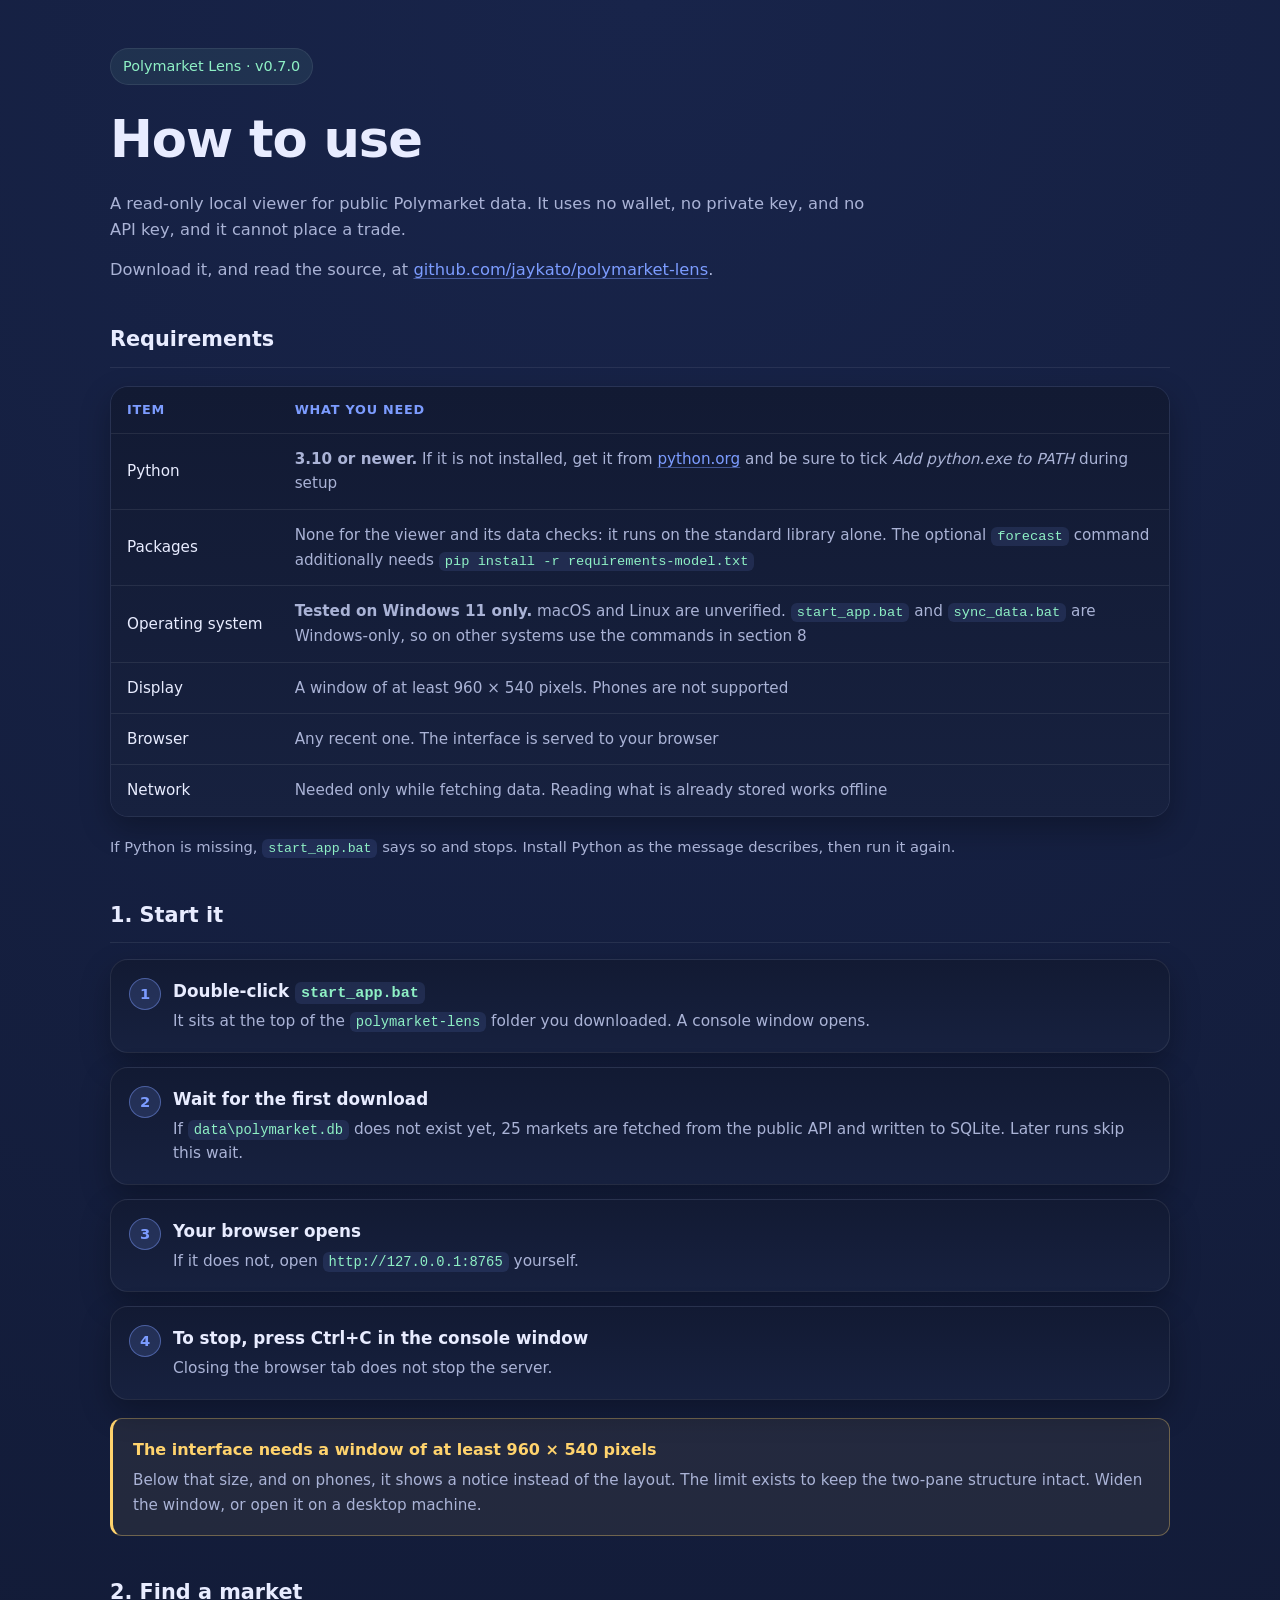
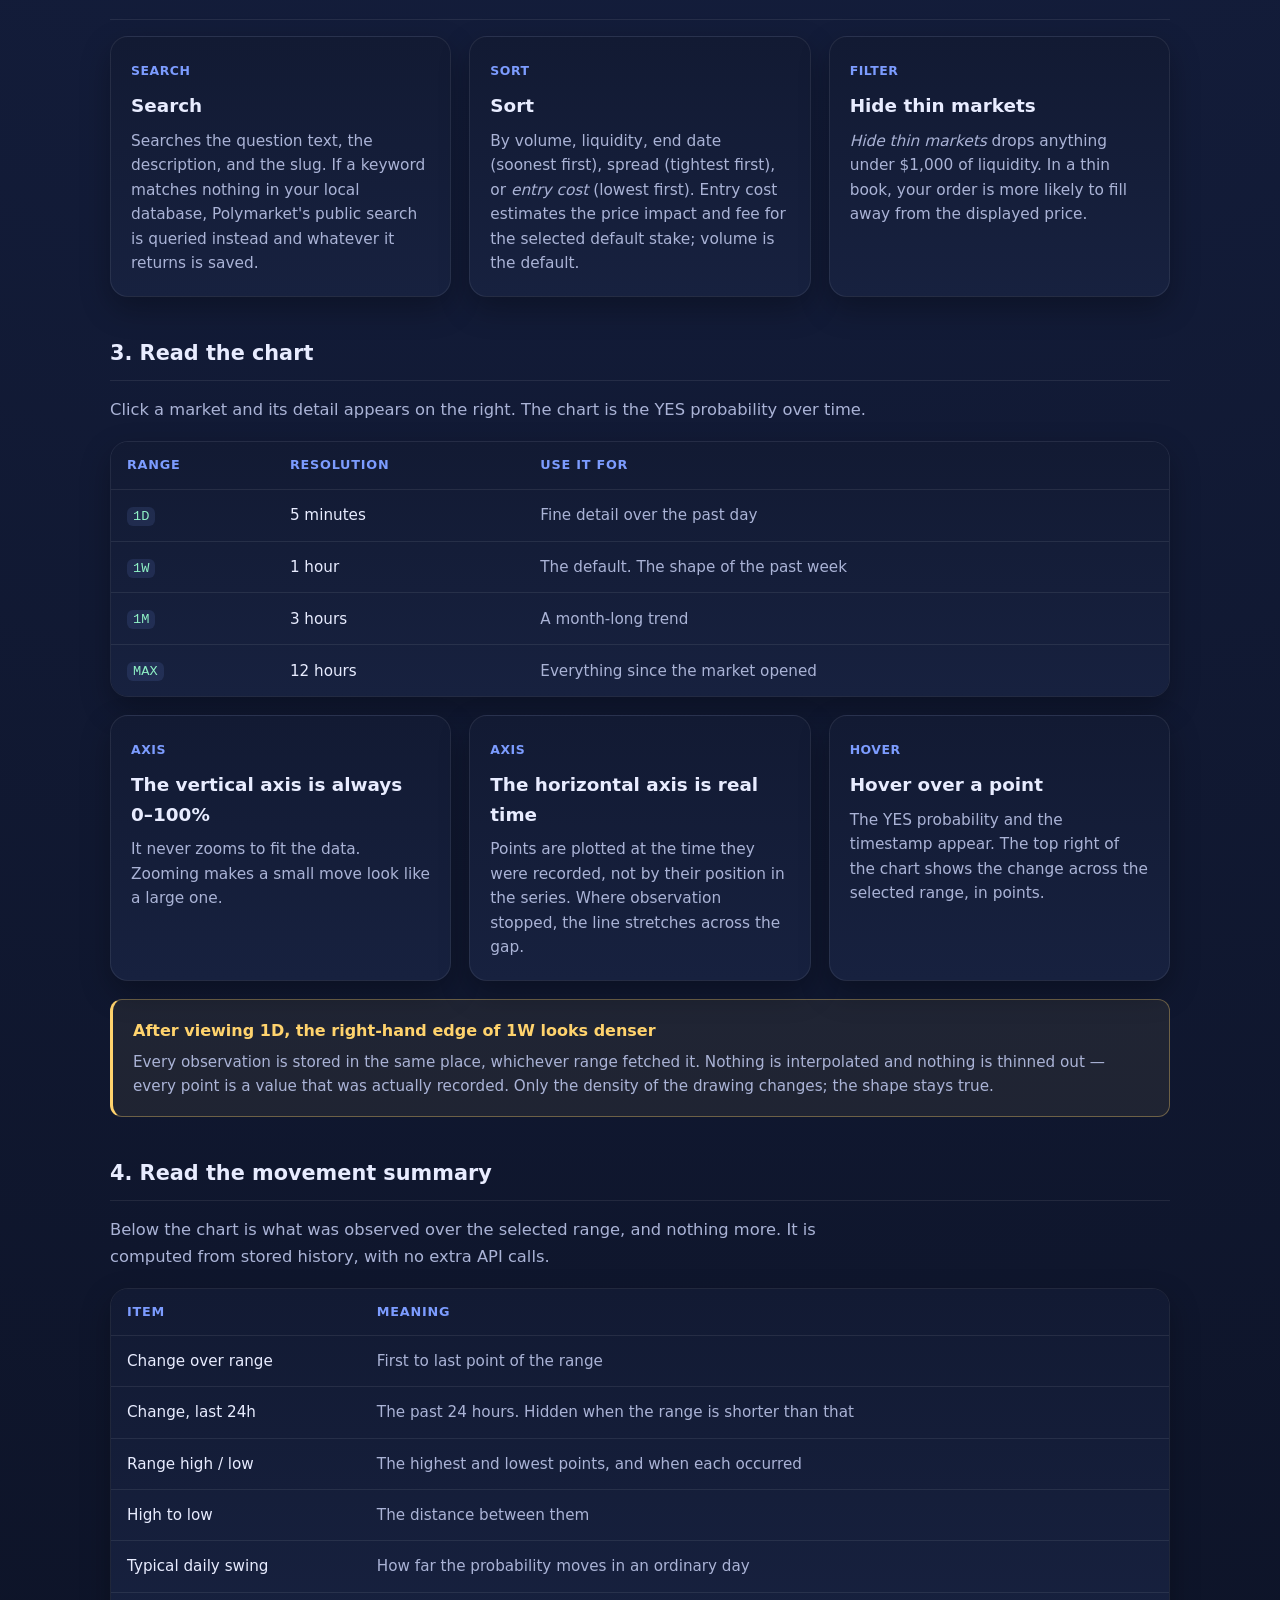
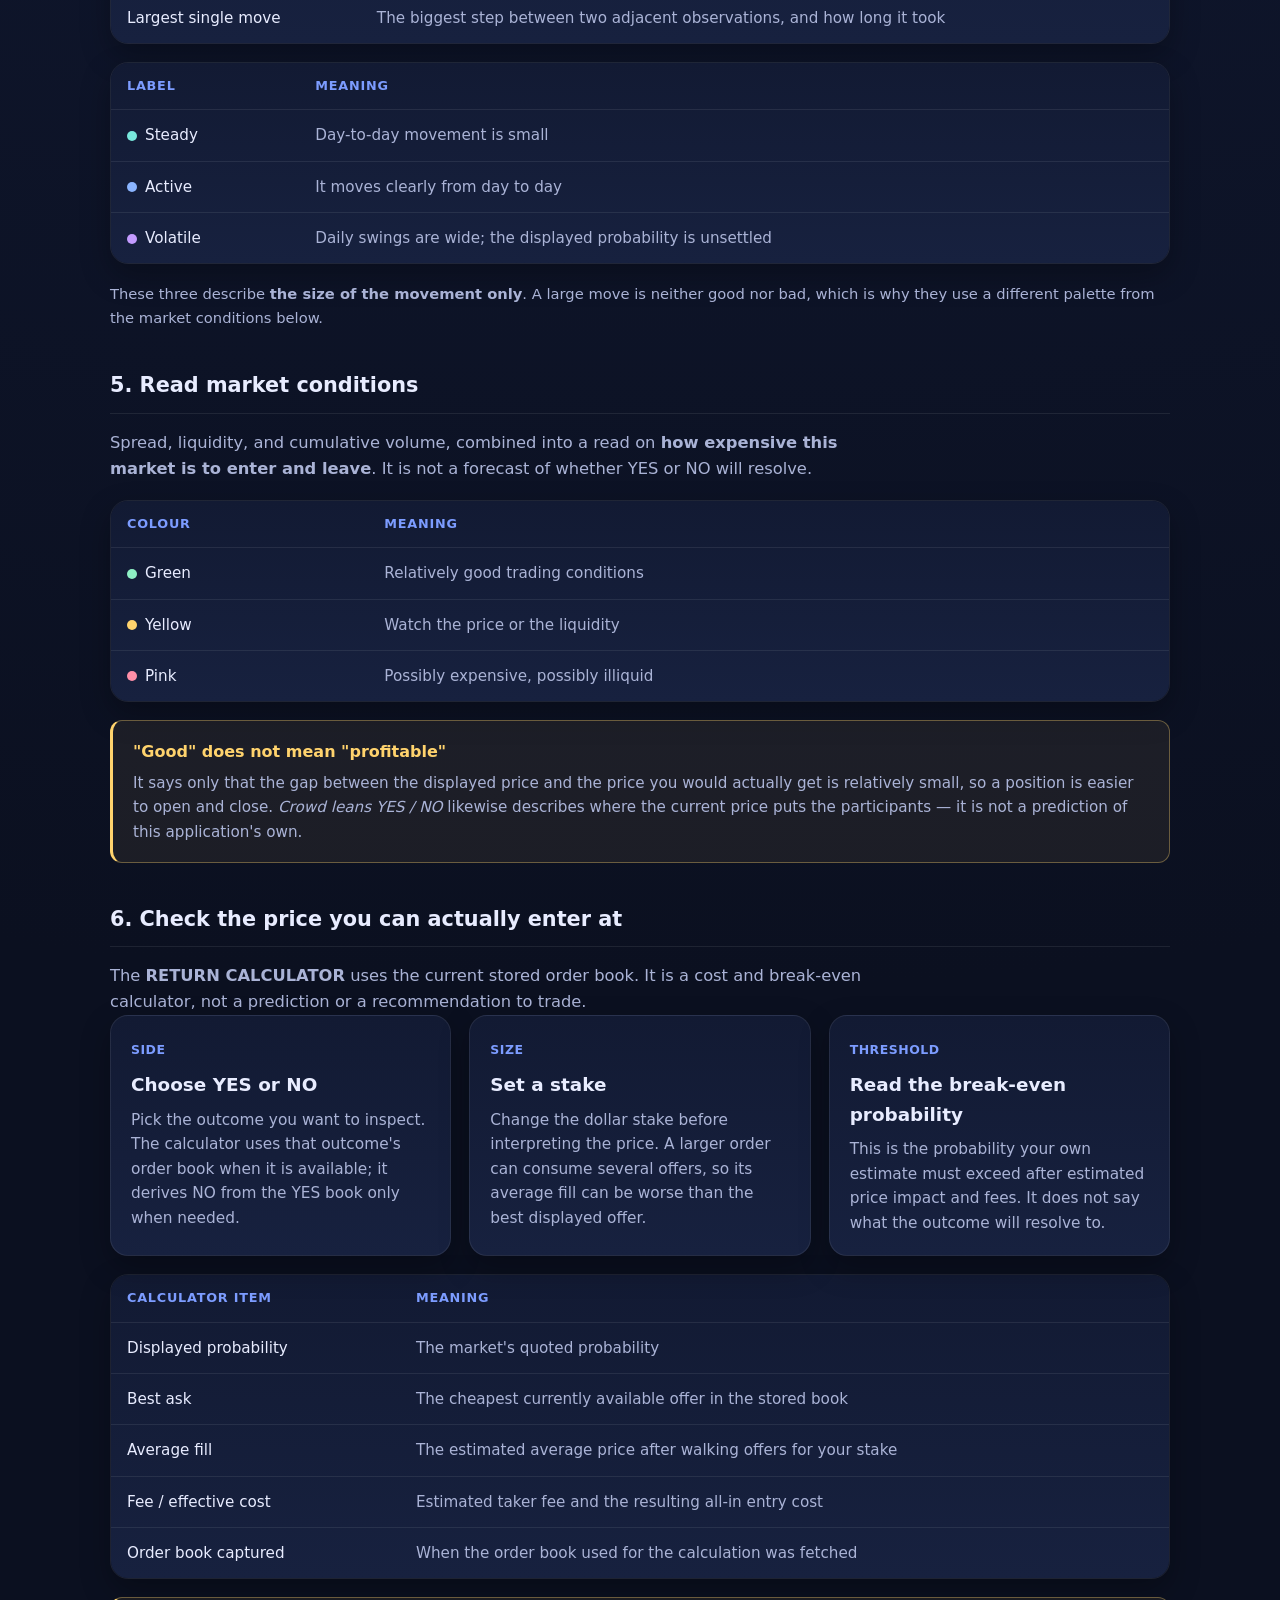
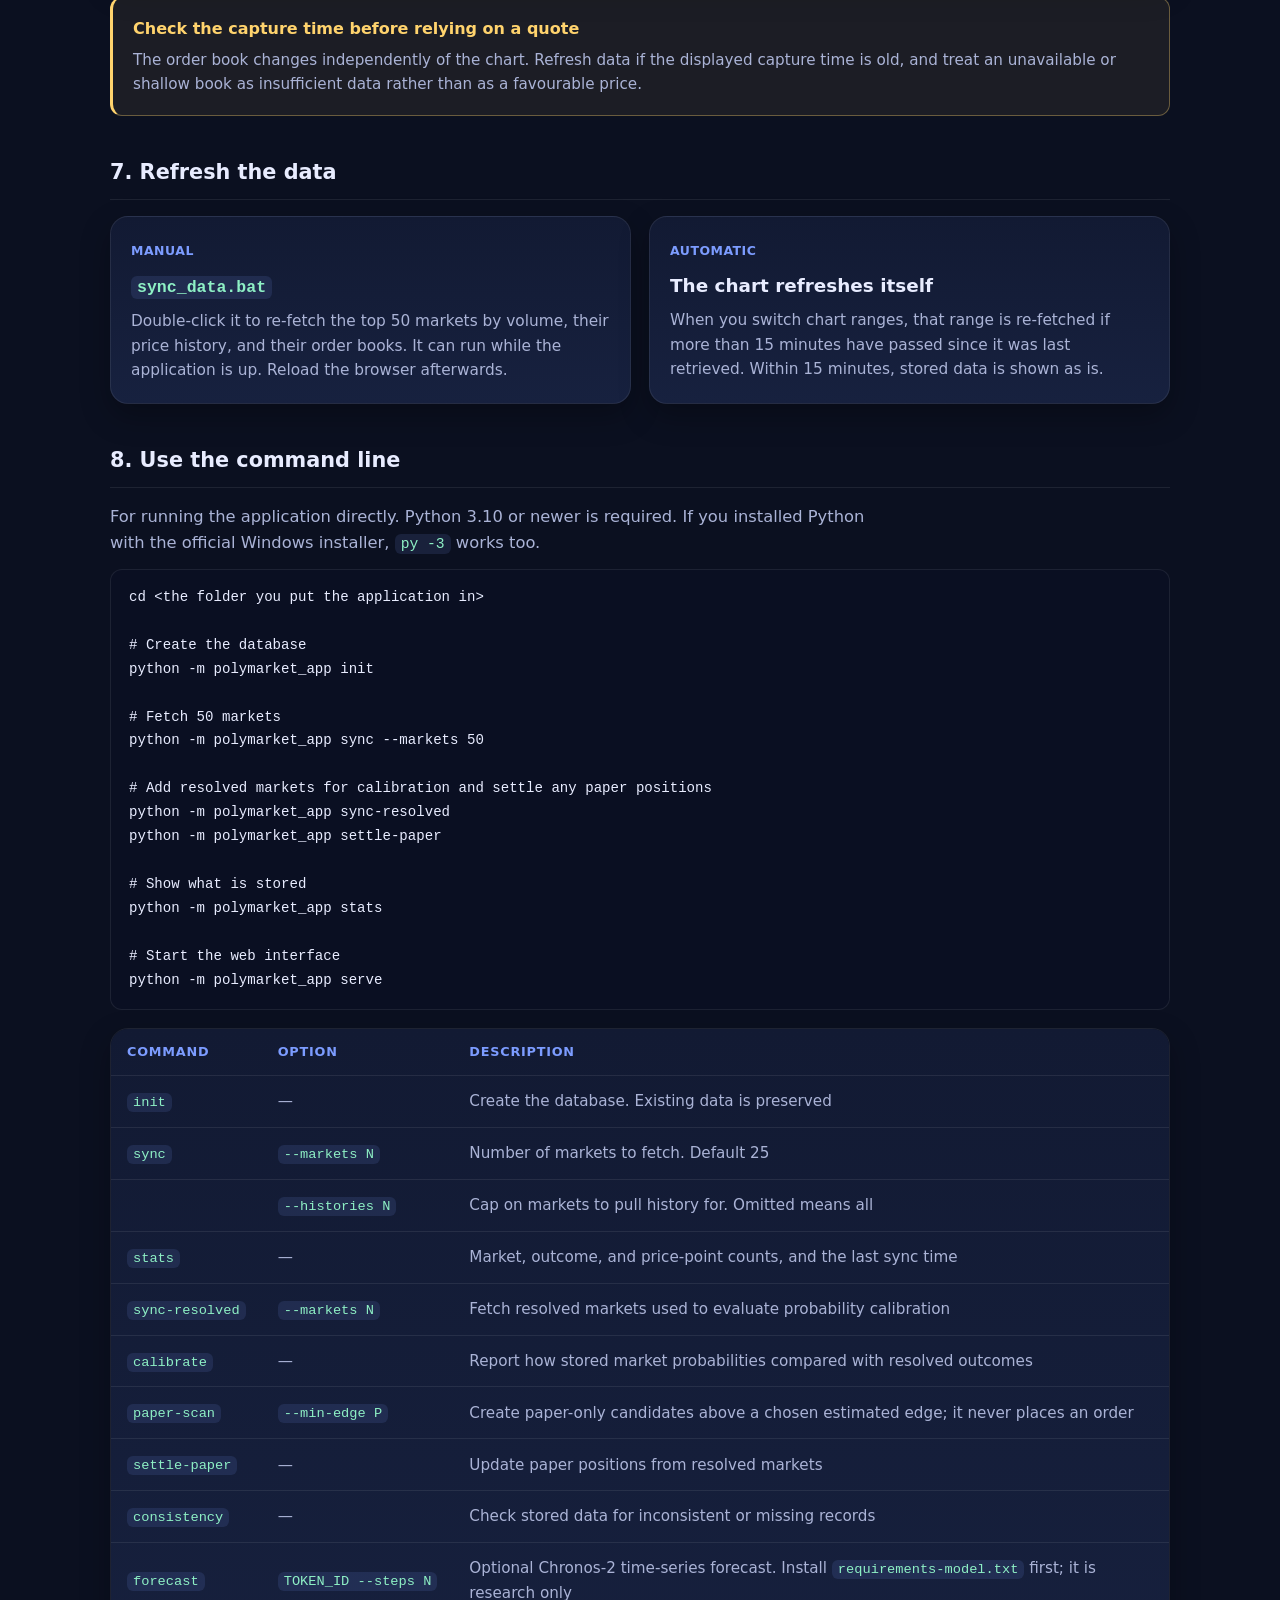
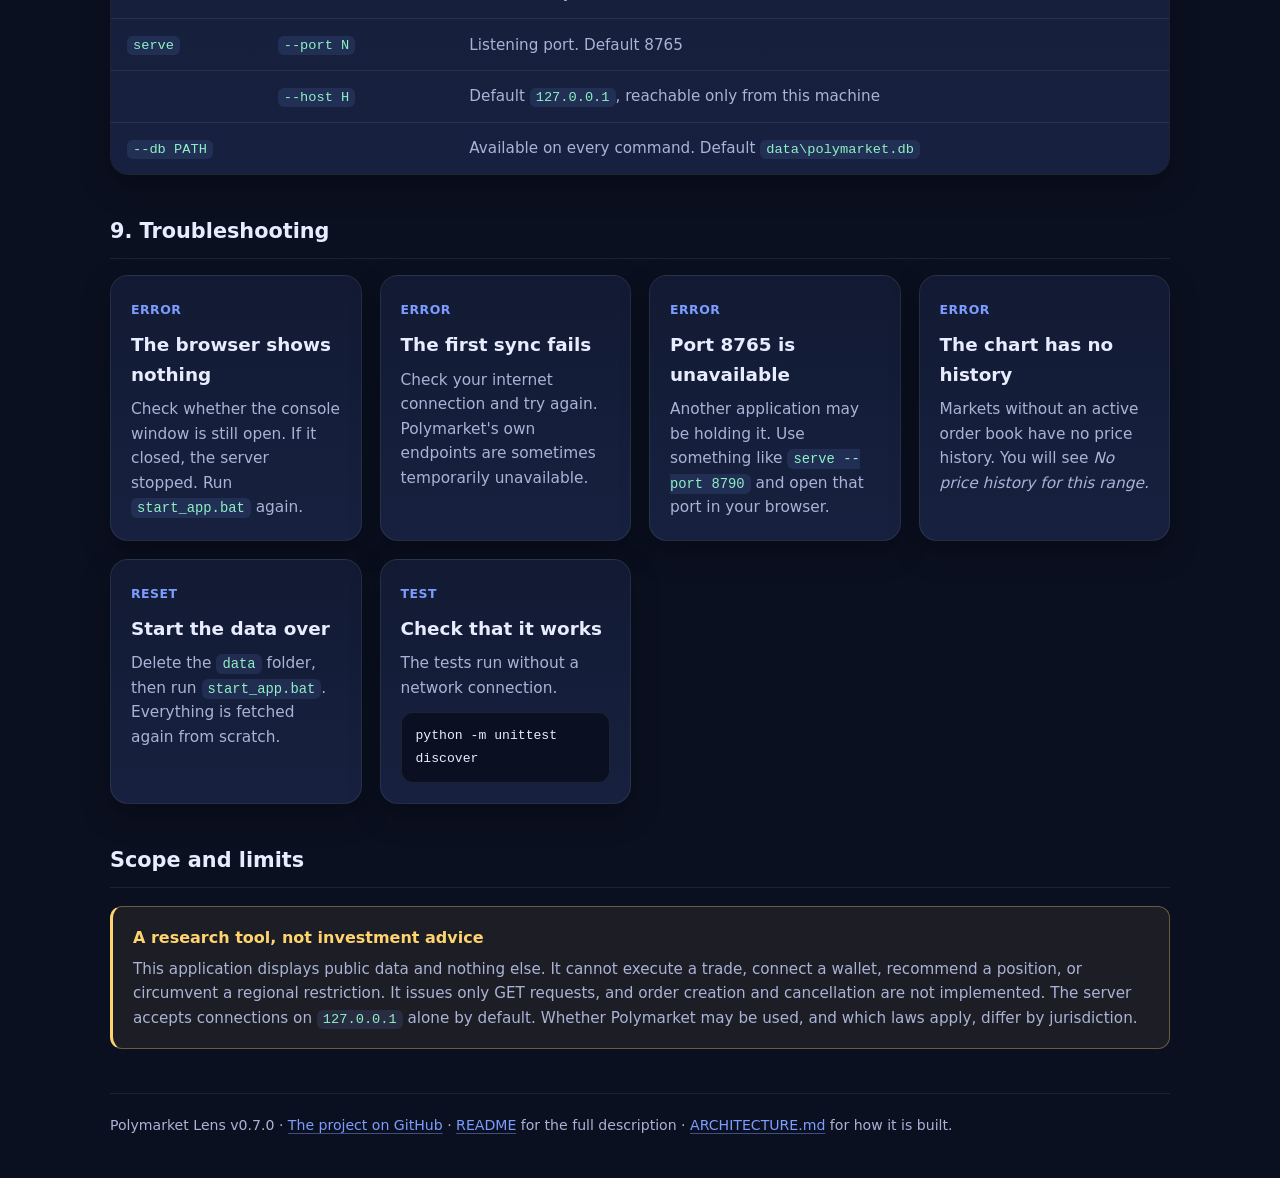
<file: docs/index.html>
<!doctype html>
<html lang="en">
<head>
  <meta charset="UTF-8" />
  <meta name="viewport" content="width=device-width, initial-scale=1.0" />
  <title>Polymarket Lens</title>
  <link rel="canonical" href="https://jaykato.github.io/polymarket-lens/how_to_start.html" />
  <meta http-equiv="refresh" content="0; url=how_to_start.html" />
  <style>
    body {
      margin: 0;
      min-height: 100vh;
      display: flex;
      align-items: center;
      justify-content: center;
      font-family: system-ui, -apple-system, BlinkMacSystemFont, "Segoe UI", sans-serif;
      background: radial-gradient(circle at top, #18244a 0%, #0b1020 55%);
      color: #e8ecff;
      line-height: 1.6;
    }

    p {
      margin: 0;
      padding: 24px;
      text-align: center;
    }

    a {
      color: #7c9cff;
      text-decoration-color: rgba(124, 156, 255, 0.45);
      text-underline-offset: 3px;
    }

    a:visited {
      color: #7c9cff;
    }

    a:hover,
    a:focus-visible {
      color: #8ef0c5;
      text-decoration-color: #8ef0c5;
    }
  </style>
</head>
<body>
  <p>
    Redirecting to the <a href="how_to_start.html">Polymarket Lens usage guide</a>.
  </p>
</body>
</html>
</file>
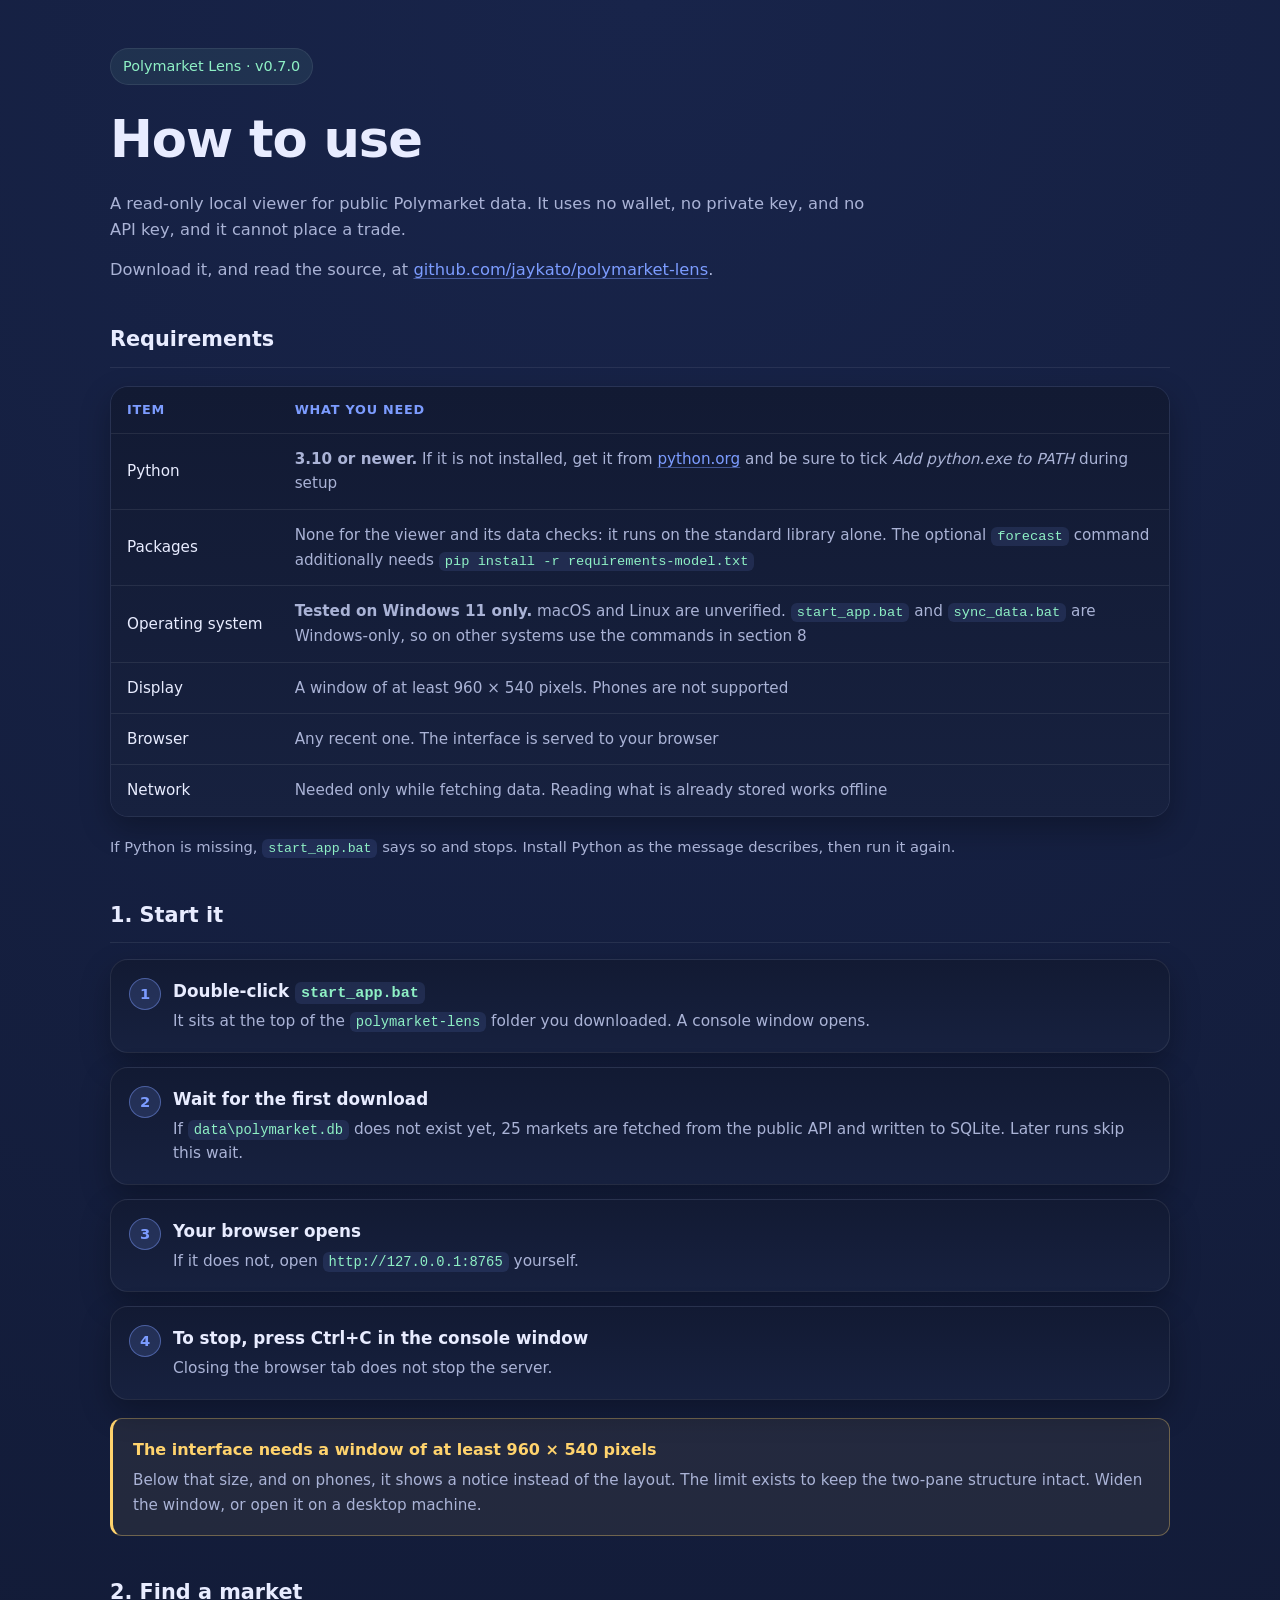
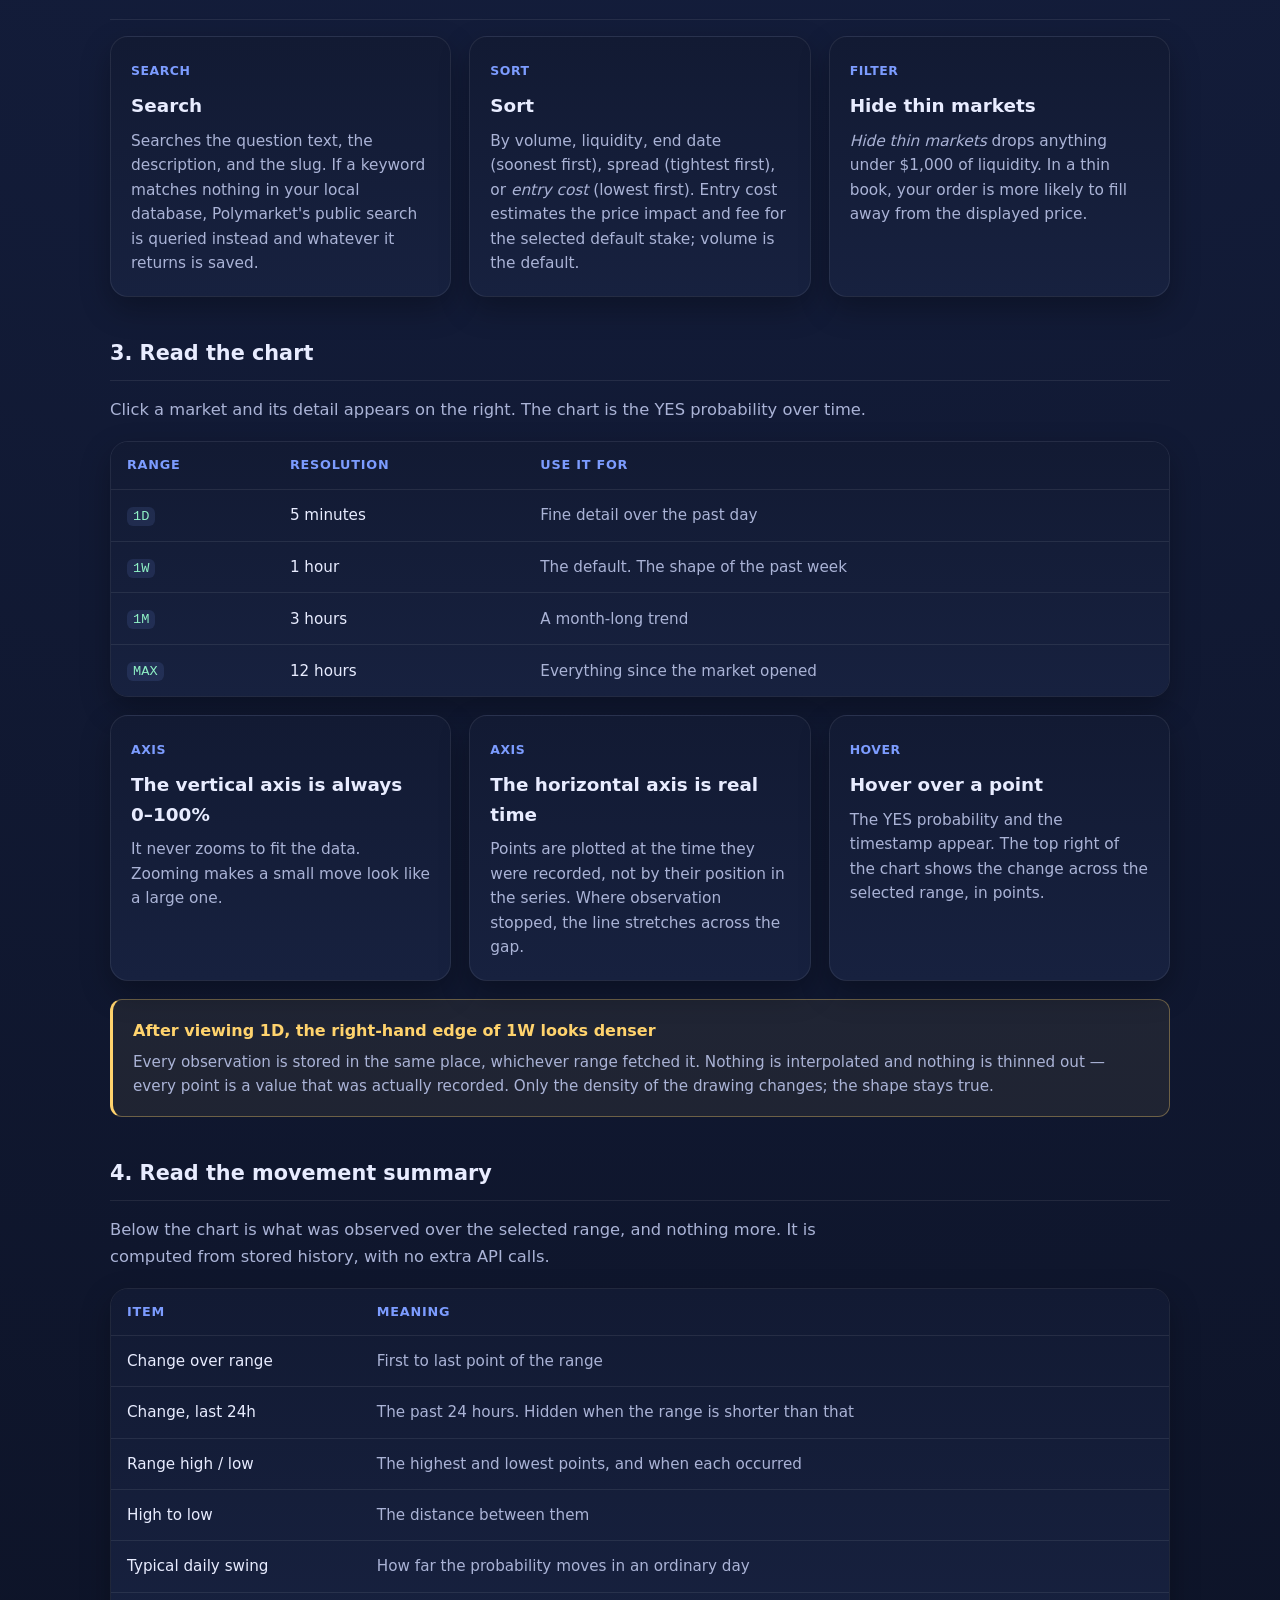
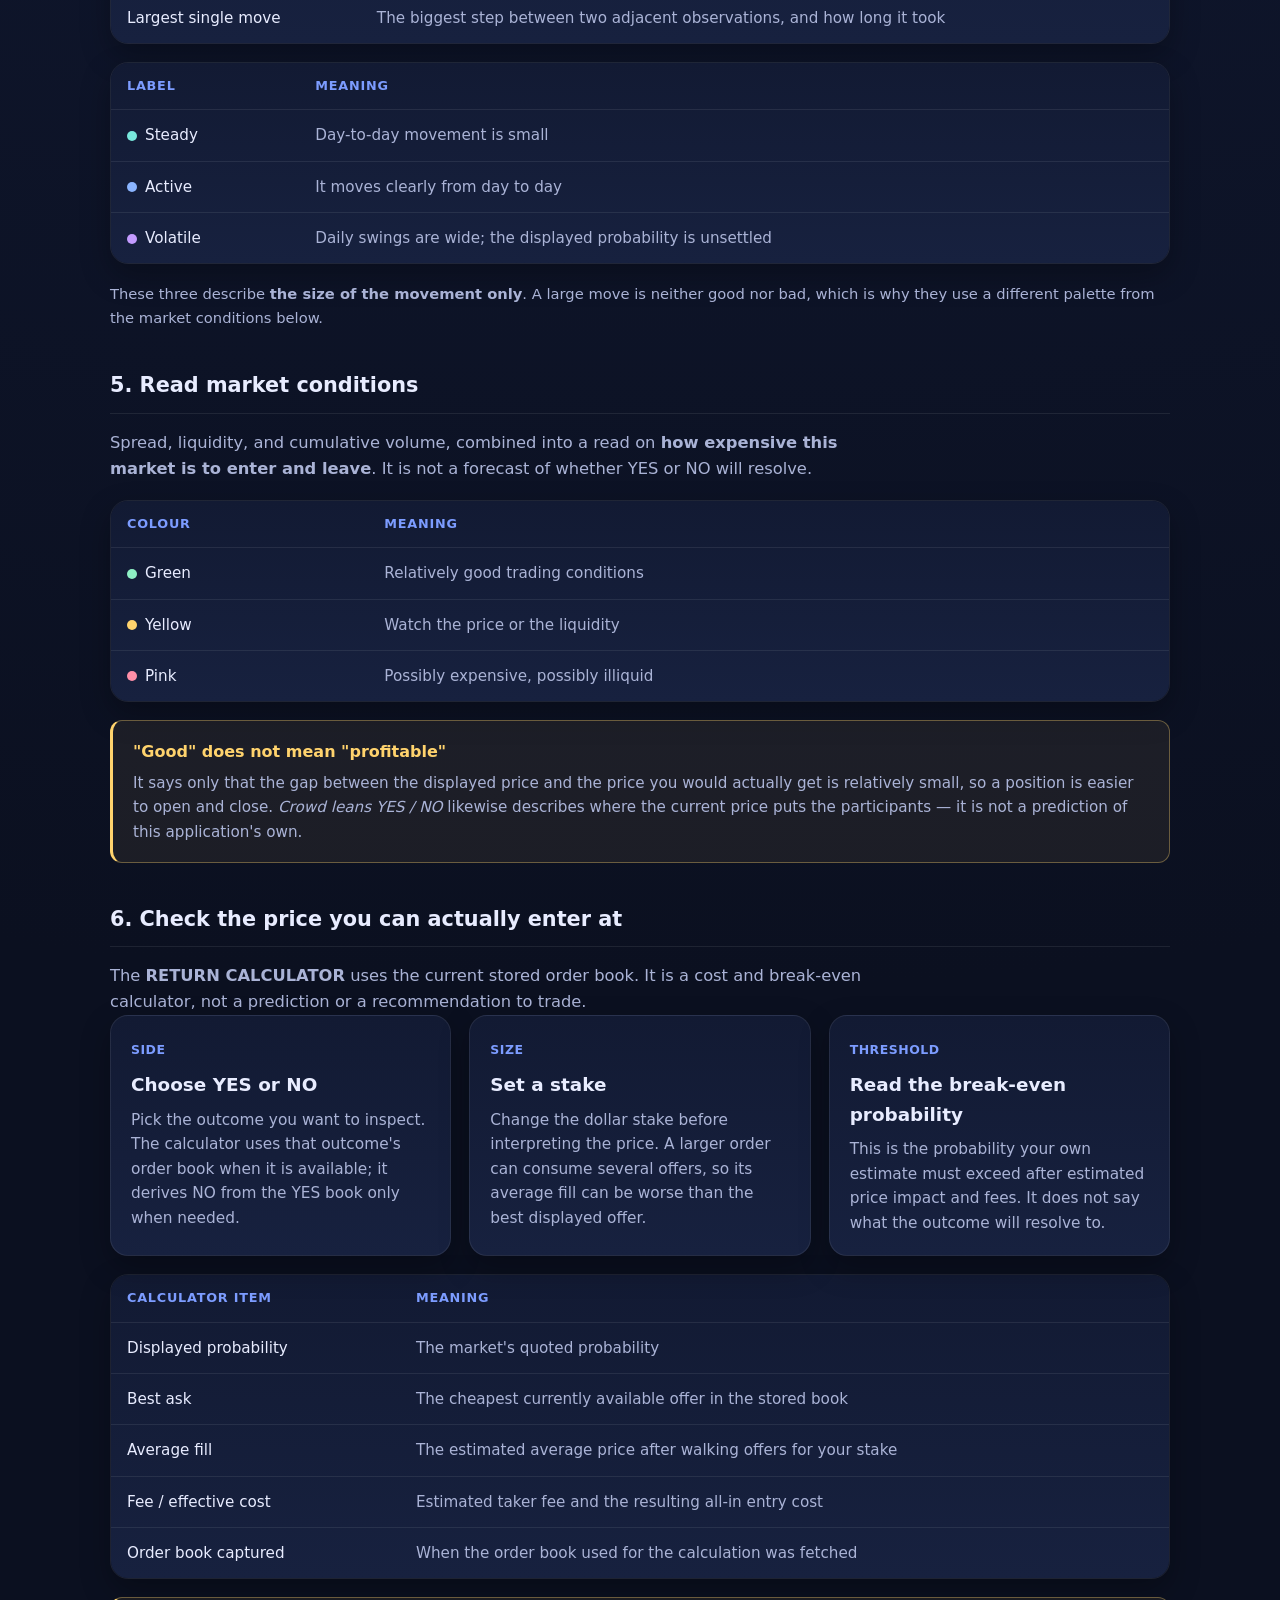
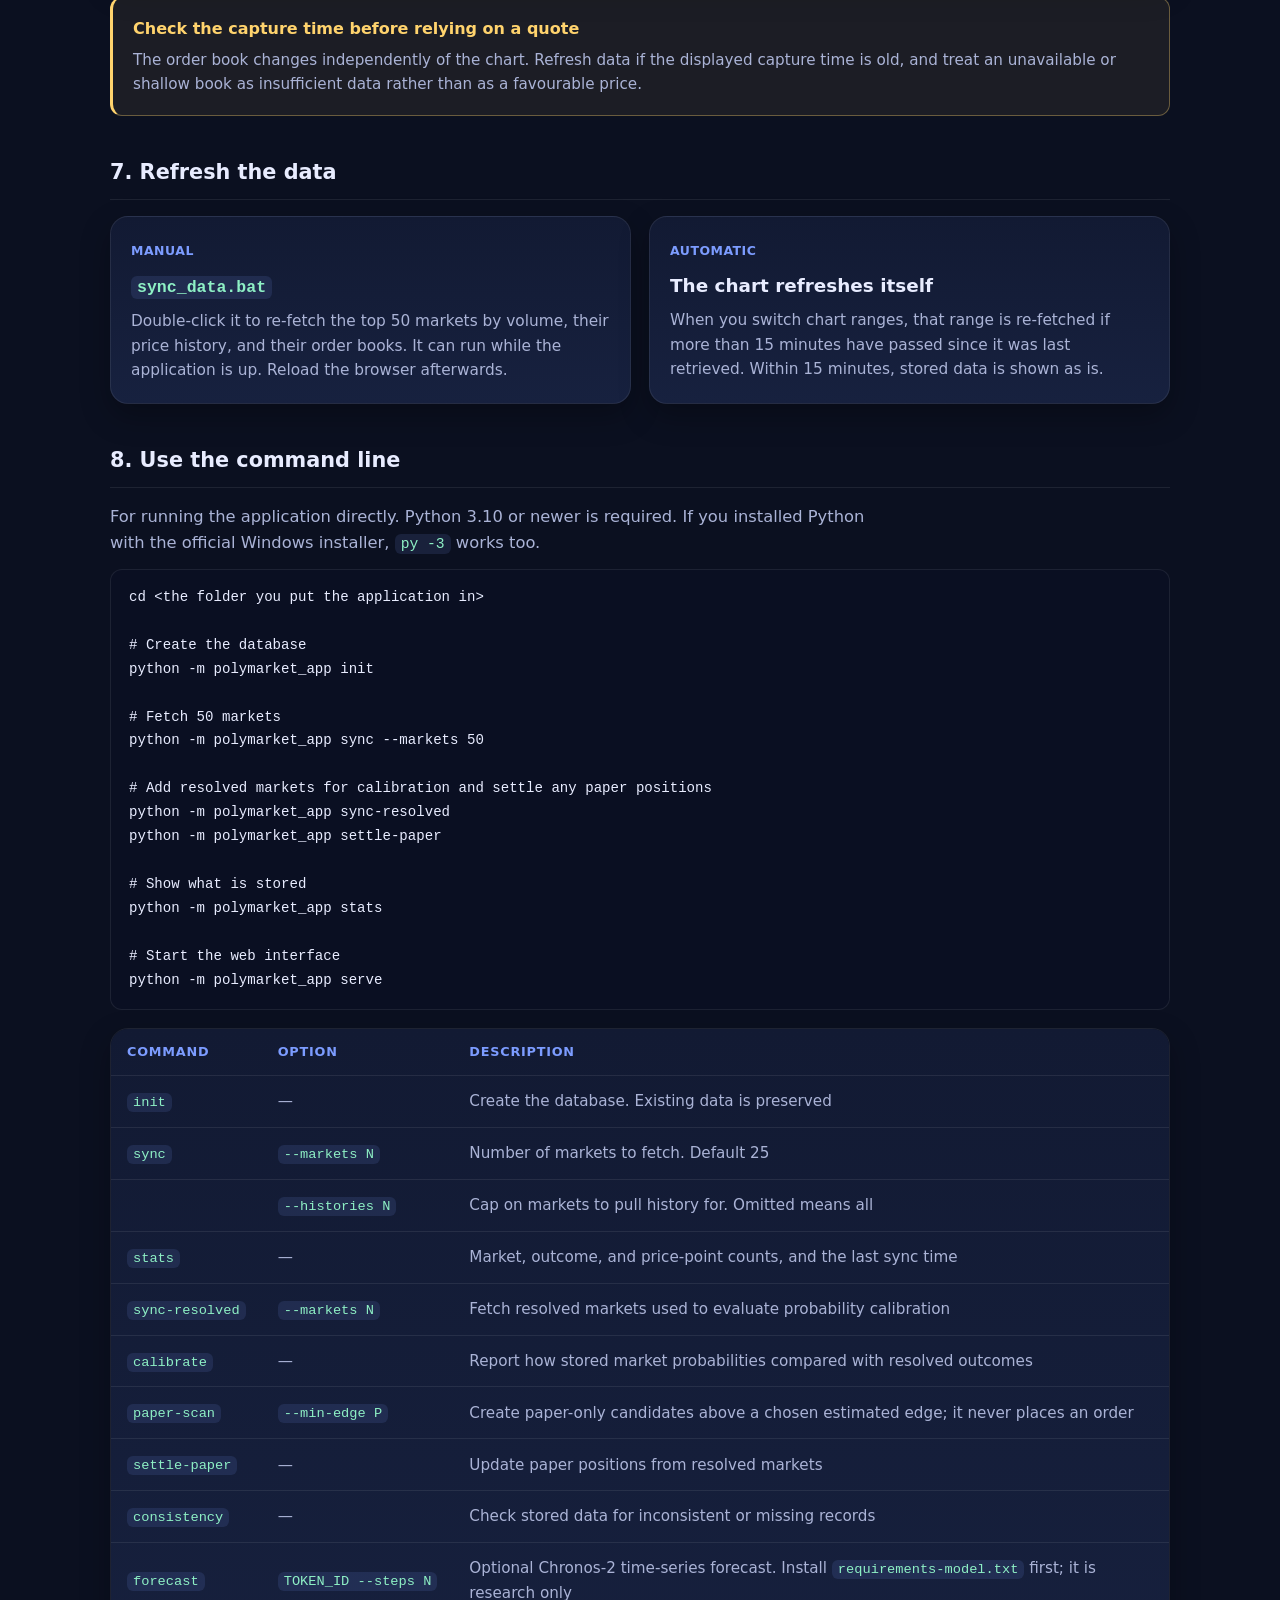
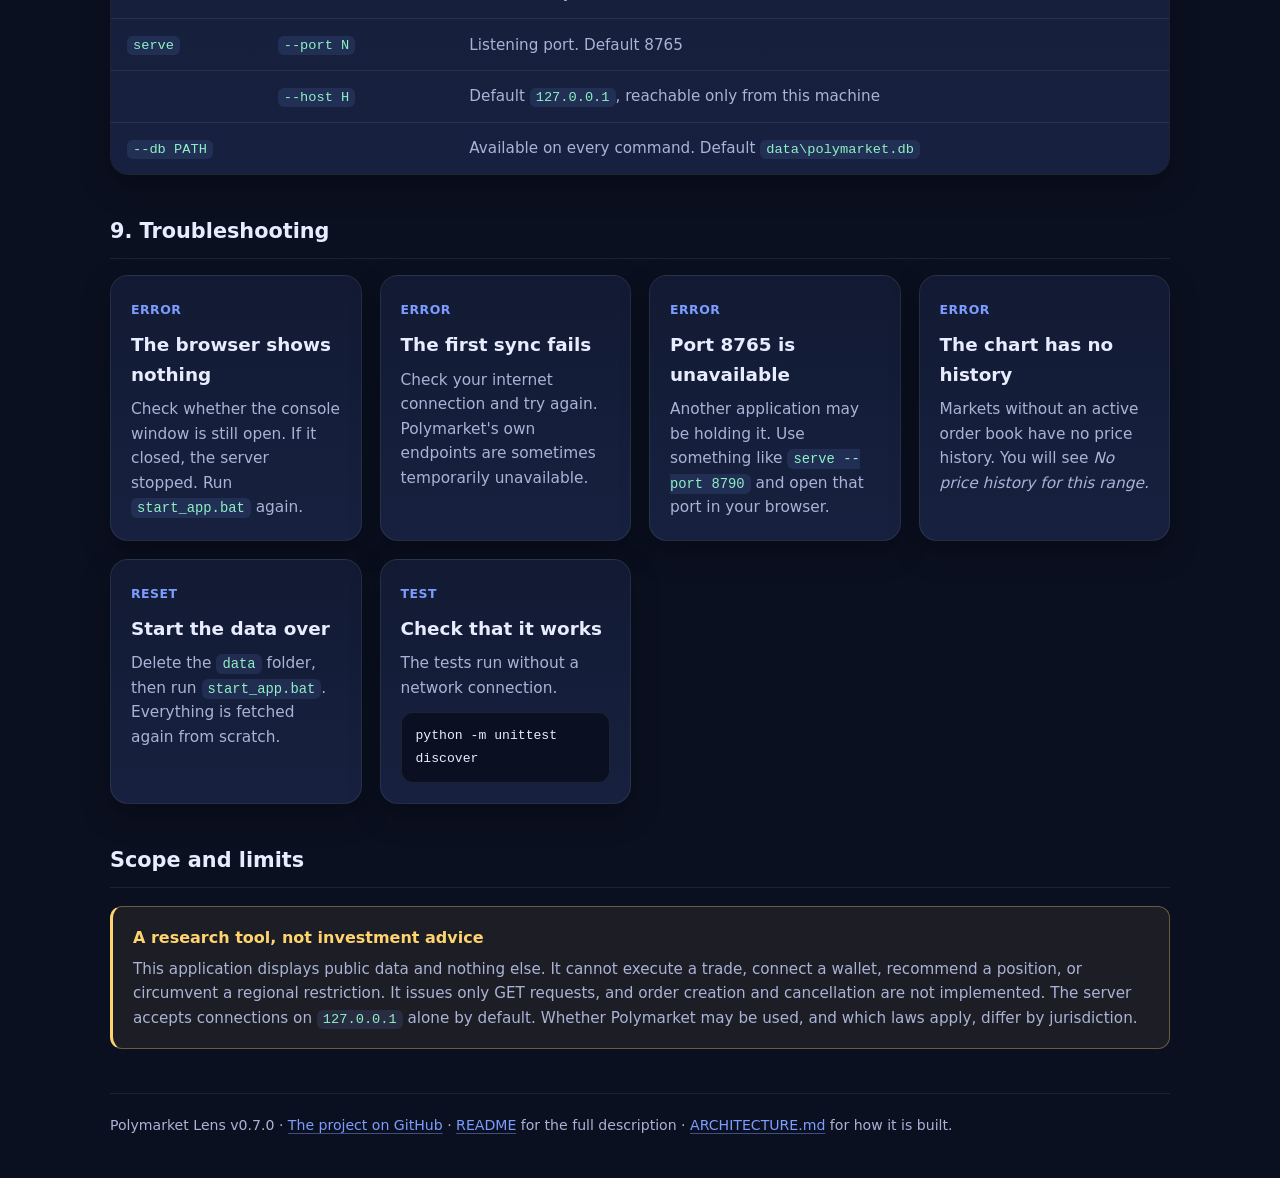
<file: docs/how_to_start.html>
<!doctype html>
<html lang="en">
<head>
  <meta charset="UTF-8" />
  <meta name="viewport" content="width=device-width, initial-scale=1.0" />
  <title>Polymarket Lens &mdash; How to use</title>
  <style>
    :root {
      --bg: #0b1020;
      --panel: #121a33;
      --panel-2: #17213f;
      --text: #e8ecff;
      --muted: #aab3d6;
      --accent: #7c9cff;
      --accent-2: #8ef0c5;
      --warn: #ffd36d;
      --border: rgba(255,255,255,0.08);
      --shadow: 0 12px 30px rgba(0,0,0,0.28);
      --radius: 18px;
    }

    * {
      box-sizing: border-box;
    }

    body {
      margin: 0;
      font-family: system-ui, -apple-system, BlinkMacSystemFont, "Segoe UI", sans-serif;
      background: radial-gradient(circle at top, #18244a 0%, var(--bg) 55%);
      color: var(--text);
      line-height: 1.6;
    }

    /* The browser default link colour is unreadable on this background. */
    a {
      color: var(--accent);
      text-decoration-color: rgba(124, 156, 255, 0.45);
      text-underline-offset: 3px;
    }

    a:visited {
      color: var(--accent);
    }

    a:hover,
    a:focus-visible {
      color: var(--accent-2);
      text-decoration-color: var(--accent-2);
    }

    .wrap {
      max-width: 1100px;
      margin: 0 auto;
      padding: 48px 20px 56px;
    }

    .hero {
      margin-bottom: 28px;
    }

    .eyebrow {
      display: inline-block;
      padding: 6px 12px;
      border: 1px solid var(--border);
      border-radius: 999px;
      color: var(--accent-2);
      background: rgba(142, 240, 197, 0.08);
      font-size: 0.9rem;
      margin-bottom: 14px;
    }

    h1 {
      margin: 0 0 10px;
      font-size: clamp(2rem, 4vw, 3.2rem);
      letter-spacing: -0.02em;
    }

    .lead {
      margin: 0;
      max-width: 760px;
      color: var(--muted);
      font-size: 1.02rem;
    }

    .section-title {
      margin: 40px 0 16px;
      font-size: 1.3rem;
      padding-bottom: 10px;
      border-bottom: 1px solid var(--border);
    }

    .grid {
      display: grid;
      grid-template-columns: repeat(auto-fit, minmax(240px, 1fr));
      gap: 18px;
    }

    .card {
      background: linear-gradient(180deg, var(--panel) 0%, var(--panel-2) 100%);
      border: 1px solid var(--border);
      border-radius: var(--radius);
      box-shadow: var(--shadow);
      padding: 20px;
      transition: transform 0.2s ease, border-color 0.2s ease;
    }

    .card:hover {
      transform: translateY(-4px);
      border-color: rgba(124, 156, 255, 0.45);
    }

    .tag {
      display: inline-block;
      font-size: 0.78rem;
      font-weight: 700;
      letter-spacing: 0.04em;
      text-transform: uppercase;
      color: var(--accent);
      margin-bottom: 10px;
    }

    .card h2,
    .card h3 {
      margin: 0 0 8px;
      font-size: 1.15rem;
    }

    .card p {
      margin: 0;
      color: var(--muted);
      font-size: 0.96rem;
    }

    .card p + p {
      margin-top: 10px;
    }

    .steps {
      list-style: none;
      counter-reset: step;
      margin: 0;
      padding: 0;
      display: grid;
      gap: 14px;
    }

    .steps li {
      counter-increment: step;
      position: relative;
      padding: 18px 20px 18px 62px;
      background: linear-gradient(180deg, var(--panel) 0%, var(--panel-2) 100%);
      border: 1px solid var(--border);
      border-radius: var(--radius);
      box-shadow: var(--shadow);
    }

    .steps li::before {
      content: counter(step);
      position: absolute;
      left: 18px;
      top: 18px;
      width: 30px;
      height: 30px;
      display: grid;
      place-items: center;
      border-radius: 50%;
      background: rgba(124, 156, 255, 0.16);
      border: 1px solid rgba(124, 156, 255, 0.45);
      color: var(--accent);
      font-weight: 700;
      font-size: 0.92rem;
    }

    .steps strong {
      display: block;
      margin-bottom: 4px;
      font-size: 1.05rem;
    }

    .steps p {
      margin: 0;
      color: var(--muted);
      font-size: 0.96rem;
    }

    code {
      font-family: ui-monospace, "Cascadia Mono", Consolas, monospace;
      font-size: 0.9em;
      padding: 2px 6px;
      border-radius: 6px;
      background: rgba(124, 156, 255, 0.12);
      color: var(--accent-2);
    }

    pre {
      margin: 12px 0 0;
      padding: 16px 18px;
      overflow-x: auto;
      background: #0a0f22;
      border: 1px solid var(--border);
      border-radius: 12px;
    }

    pre code {
      padding: 0;
      background: none;
      color: var(--text);
      font-size: 0.88rem;
      line-height: 1.7;
    }

    /* Cards are narrow, so wrap instead of scrolling sideways. */
    .card pre {
      padding: 12px 14px;
    }

    .card pre code {
      white-space: pre-wrap;
      overflow-wrap: anywhere;
      font-size: 0.82rem;
    }

    .table-scroll {
      overflow-x: auto;
      border: 1px solid var(--border);
      border-radius: var(--radius);
      box-shadow: var(--shadow);
    }

    table {
      width: 100%;
      border-collapse: collapse;
      background: linear-gradient(180deg, var(--panel) 0%, var(--panel-2) 100%);
      font-size: 0.95rem;
    }

    th,
    td {
      padding: 13px 16px;
      text-align: left;
      border-bottom: 1px solid var(--border);
      white-space: nowrap;
    }

    td:last-child,
    th:last-child {
      white-space: normal;
    }

    thead th {
      color: var(--accent);
      font-size: 0.8rem;
      letter-spacing: 0.06em;
      text-transform: uppercase;
    }

    tbody tr:last-child th,
    tbody tr:last-child td {
      border-bottom: 0;
    }

    td.muted {
      color: var(--muted);
    }

    .swatch {
      display: inline-block;
      width: 10px;
      height: 10px;
      margin-right: 8px;
      border-radius: 50%;
      vertical-align: middle;
    }

    .swatch.good { background: #8ef0c5; }
    .swatch.caution { background: var(--warn); }
    .swatch.risk { background: #ff8fa8; }
    .swatch.steady { background: #78e7dc; }
    .swatch.active { background: #8ab4ff; }
    .swatch.volatile { background: #c39bff; }

    .callout {
      margin-top: 18px;
      padding: 18px 20px;
      border: 1px solid rgba(255, 211, 109, 0.35);
      border-left: 3px solid var(--warn);
      border-radius: 12px;
      background: rgba(255, 211, 109, 0.07);
    }

    .callout strong {
      display: block;
      margin-bottom: 6px;
      color: var(--warn);
    }

    .callout p {
      margin: 0;
      color: var(--muted);
      font-size: 0.95rem;
    }

    .note {
      margin-top: 18px;
      color: var(--muted);
      font-size: 0.92rem;
    }

    footer {
      margin-top: 44px;
      padding-top: 20px;
      border-top: 1px solid var(--border);
      color: var(--muted);
      font-size: 0.88rem;
    }

    @media (max-width: 640px) {
      .wrap {
        padding: 30px 16px 44px;
      }

      .card,
      .steps li {
        padding: 18px;
      }

      .steps li {
        padding-left: 58px;
      }
    }
  </style>
</head>
<body>
  <main class="wrap">
    <section class="hero">
      <div class="eyebrow">Polymarket Lens &middot; v0.7.0</div>
      <h1>How to use</h1>
      <p class="lead">
        A read-only local viewer for public Polymarket data. It uses no wallet,
        no private key, and no API key, and it cannot place a trade.
      </p>
      <p class="lead" style="margin-top:14px">
        Download it, and read the source, at
        <a href="https://github.com/jaykato/polymarket-lens">github.com/jaykato/polymarket-lens</a>.
      </p>
    </section>

    <h2 class="section-title">Requirements</h2>
    <div class="table-scroll" style="margin-top:18px">
      <table>
        <thead>
          <tr>
            <th>Item</th>
            <th>What you need</th>
          </tr>
        </thead>
        <tbody>
          <tr>
            <td>Python</td>
            <td class="muted">
              <strong>3.10 or newer.</strong> If it is not installed, get it from
              <a href="https://www.python.org/downloads/">python.org</a> and be sure to
              tick <em>Add python.exe to PATH</em> during setup
            </td>
          </tr>
          <tr>
            <td>Packages</td>
            <td class="muted">
              None for the viewer and its data checks: it runs on the standard library
              alone. The optional <code>forecast</code> command additionally needs
              <code>pip install -r requirements-model.txt</code>
            </td>
          </tr>
          <tr>
            <td>Operating system</td>
            <td class="muted">
              <strong>Tested on Windows 11 only.</strong>
              macOS and Linux are unverified. <code>start_app.bat</code> and
              <code>sync_data.bat</code> are Windows-only, so on other systems use the
              commands in section 8
            </td>
          </tr>
          <tr>
            <td>Display</td>
            <td class="muted">A window of at least 960 &times; 540 pixels. Phones are not supported</td>
          </tr>
          <tr>
            <td>Browser</td>
            <td class="muted">Any recent one. The interface is served to your browser</td>
          </tr>
          <tr>
            <td>Network</td>
            <td class="muted">
              Needed only while fetching data. Reading what is already stored works offline
            </td>
          </tr>
        </tbody>
      </table>
    </div>

    <p class="note">
      If Python is missing, <code>start_app.bat</code> says so and stops. Install Python
      as the message describes, then run it again.
    </p>

    <h2 class="section-title">1. Start it</h2>
    <ol class="steps">
      <li>
        <strong>Double-click <code>start_app.bat</code></strong>
        <p>It sits at the top of the <code>polymarket-lens</code> folder you downloaded. A console window opens.</p>
      </li>
      <li>
        <strong>Wait for the first download</strong>
        <p>
          If <code>data\polymarket.db</code> does not exist yet, 25 markets are fetched from
          the public API and written to SQLite. Later runs skip this wait.
        </p>
      </li>
      <li>
        <strong>Your browser opens</strong>
        <p>
          If it does not, open <code>http://127.0.0.1:8765</code> yourself.
        </p>
      </li>
      <li>
        <strong>To stop, press Ctrl+C in the console window</strong>
        <p>Closing the browser tab does not stop the server.</p>
      </li>
    </ol>

    <div class="callout">
      <strong>The interface needs a window of at least 960 &times; 540 pixels</strong>
      <p>
        Below that size, and on phones, it shows a notice instead of the layout. The limit
        exists to keep the two-pane structure intact. Widen the window, or open it on a
        desktop machine.
      </p>
    </div>

    <h2 class="section-title">2. Find a market</h2>
    <section class="grid">
      <article class="card">
        <div class="tag">Search</div>
        <h3>Search</h3>
        <p>
          Searches the question text, the description, and the slug. If a keyword matches
          nothing in your local database, Polymarket's public search is queried instead and
          whatever it returns is saved.
        </p>
      </article>

      <article class="card">
        <div class="tag">Sort</div>
        <h3>Sort</h3>
        <p>
          By volume, liquidity, end date (soonest first), spread (tightest first), or
          <em>entry cost</em> (lowest first). Entry cost estimates the price impact and fee
          for the selected default stake; volume is the default.
        </p>
      </article>

      <article class="card">
        <div class="tag">Filter</div>
        <h3>Hide thin markets</h3>
        <p>
          <em>Hide thin markets</em> drops anything under $1,000 of liquidity. In a thin
          book, your order is more likely to fill away from the displayed price.
        </p>
      </article>
    </section>

    <h2 class="section-title">3. Read the chart</h2>
    <p class="lead">
      Click a market and its detail appears on the right. The chart is the YES probability
      over time.
    </p>

    <div class="table-scroll" style="margin-top:18px">
      <table>
        <thead>
          <tr>
            <th>Range</th>
            <th>Resolution</th>
            <th>Use it for</th>
          </tr>
        </thead>
        <tbody>
          <tr><td><code>1D</code></td><td>5 minutes</td><td class="muted">Fine detail over the past day</td></tr>
          <tr><td><code>1W</code></td><td>1 hour</td><td class="muted">The default. The shape of the past week</td></tr>
          <tr><td><code>1M</code></td><td>3 hours</td><td class="muted">A month-long trend</td></tr>
          <tr><td><code>MAX</code></td><td>12 hours</td><td class="muted">Everything since the market opened</td></tr>
        </tbody>
      </table>
    </div>

    <section class="grid" style="margin-top:18px">
      <article class="card">
        <div class="tag">Axis</div>
        <h3>The vertical axis is always 0&ndash;100%</h3>
        <p>
          It never zooms to fit the data. Zooming makes a small move look like a large one.
        </p>
      </article>

      <article class="card">
        <div class="tag">Axis</div>
        <h3>The horizontal axis is real time</h3>
        <p>
          Points are plotted at the time they were recorded, not by their position in the
          series. Where observation stopped, the line stretches across the gap.
        </p>
      </article>

      <article class="card">
        <div class="tag">Hover</div>
        <h3>Hover over a point</h3>
        <p>
          The YES probability and the timestamp appear. The top right of the chart shows
          the change across the selected range, in points.
        </p>
      </article>
    </section>

    <div class="callout">
      <strong>After viewing 1D, the right-hand edge of 1W looks denser</strong>
      <p>
        Every observation is stored in the same place, whichever range fetched it. Nothing
        is interpolated and nothing is thinned out &mdash; every point is a value that was
        actually recorded. Only the density of the drawing changes; the shape stays true.
      </p>
    </div>

    <h2 class="section-title">4. Read the movement summary</h2>
    <p class="lead">
      Below the chart is what was observed over the selected range, and nothing more. It is
      computed from stored history, with no extra API calls.
    </p>

    <div class="table-scroll" style="margin-top:18px">
      <table>
        <thead>
          <tr>
            <th>Item</th>
            <th>Meaning</th>
          </tr>
        </thead>
        <tbody>
          <tr><td>Change over range</td><td class="muted">First to last point of the range</td></tr>
          <tr><td>Change, last 24h</td><td class="muted">The past 24 hours. Hidden when the range is shorter than that</td></tr>
          <tr><td>Range high / low</td><td class="muted">The highest and lowest points, and when each occurred</td></tr>
          <tr><td>High to low</td><td class="muted">The distance between them</td></tr>
          <tr><td>Typical daily swing</td><td class="muted">How far the probability moves in an ordinary day</td></tr>
          <tr><td>Largest single move</td><td class="muted">The biggest step between two adjacent observations, and how long it took</td></tr>
        </tbody>
      </table>
    </div>

    <div class="table-scroll" style="margin-top:18px">
      <table>
        <thead>
          <tr>
            <th>Label</th>
            <th>Meaning</th>
          </tr>
        </thead>
        <tbody>
          <tr><td><span class="swatch steady"></span>Steady</td><td class="muted">Day-to-day movement is small</td></tr>
          <tr><td><span class="swatch active"></span>Active</td><td class="muted">It moves clearly from day to day</td></tr>
          <tr><td><span class="swatch volatile"></span>Volatile</td><td class="muted">Daily swings are wide; the displayed probability is unsettled</td></tr>
        </tbody>
      </table>
    </div>

    <p class="note">
      These three describe <strong>the size of the movement only</strong>. A large move is
      neither good nor bad, which is why they use a different palette from the market
      conditions below.
    </p>

    <h2 class="section-title">5. Read market conditions</h2>
    <p class="lead">
      Spread, liquidity, and cumulative volume, combined into a read on <strong>how
      expensive this market is to enter and leave</strong>. It is not a forecast of whether
      YES or NO will resolve.
    </p>

    <div class="table-scroll" style="margin-top:18px">
      <table>
        <thead>
          <tr>
            <th>Colour</th>
            <th>Meaning</th>
          </tr>
        </thead>
        <tbody>
          <tr><td><span class="swatch good"></span>Green</td><td class="muted">Relatively good trading conditions</td></tr>
          <tr><td><span class="swatch caution"></span>Yellow</td><td class="muted">Watch the price or the liquidity</td></tr>
          <tr><td><span class="swatch risk"></span>Pink</td><td class="muted">Possibly expensive, possibly illiquid</td></tr>
        </tbody>
      </table>
    </div>

    <div class="callout">
      <strong>"Good" does not mean "profitable"</strong>
      <p>
        It says only that the gap between the displayed price and the price you would
        actually get is relatively small, so a position is easier to open and close.
        <em>Crowd leans YES / NO</em> likewise describes where the current price puts the
        participants &mdash; it is not a prediction of this application's own.
      </p>
    </div>

    <h2 class="section-title">6. Check the price you can actually enter at</h2>
    <p class="lead">
      The <strong>RETURN CALCULATOR</strong> uses the current stored order book. It is a
      cost and break-even calculator, not a prediction or a recommendation to trade.
    </p>

    <section class="grid">
      <article class="card">
        <div class="tag">Side</div>
        <h3>Choose YES or NO</h3>
        <p>Pick the outcome you want to inspect. The calculator uses that outcome's order book when it is available; it derives NO from the YES book only when needed.</p>
      </article>
      <article class="card">
        <div class="tag">Size</div>
        <h3>Set a stake</h3>
        <p>Change the dollar stake before interpreting the price. A larger order can consume several offers, so its average fill can be worse than the best displayed offer.</p>
      </article>
      <article class="card">
        <div class="tag">Threshold</div>
        <h3>Read the break-even probability</h3>
        <p>This is the probability your own estimate must exceed after estimated price impact and fees. It does not say what the outcome will resolve to.</p>
      </article>
    </section>

    <div class="table-scroll" style="margin-top:18px">
      <table>
        <thead><tr><th>Calculator item</th><th>Meaning</th></tr></thead>
        <tbody>
          <tr><td>Displayed probability</td><td class="muted">The market's quoted probability</td></tr>
          <tr><td>Best ask</td><td class="muted">The cheapest currently available offer in the stored book</td></tr>
          <tr><td>Average fill</td><td class="muted">The estimated average price after walking offers for your stake</td></tr>
          <tr><td>Fee / effective cost</td><td class="muted">Estimated taker fee and the resulting all-in entry cost</td></tr>
          <tr><td>Order book captured</td><td class="muted">When the order book used for the calculation was fetched</td></tr>
        </tbody>
      </table>
    </div>

    <div class="callout">
      <strong>Check the capture time before relying on a quote</strong>
      <p>The order book changes independently of the chart. Refresh data if the displayed capture time is old, and treat an unavailable or shallow book as insufficient data rather than as a favourable price.</p>
    </div>

    <h2 class="section-title">7. Refresh the data</h2>
    <section class="grid">
      <article class="card">
        <div class="tag">Manual</div>
        <h3><code>sync_data.bat</code></h3>
        <p>
          Double-click it to re-fetch the top 50 markets by volume, their price history, and
          their order books. It can run while the application is up. Reload the browser
          afterwards.
        </p>
      </article>

      <article class="card">
        <div class="tag">Automatic</div>
        <h3>The chart refreshes itself</h3>
        <p>
          When you switch chart ranges, that range is re-fetched if more than 15 minutes
          have passed since it was last retrieved. Within 15 minutes, stored data is shown
          as is.
        </p>
      </article>
    </section>

    <h2 class="section-title">8. Use the command line</h2>
    <p class="lead">
      For running the application directly. Python 3.10 or newer is required. If you
      installed Python with the official Windows installer, <code>py -3</code> works too.
    </p>

    <pre><code>cd &lt;the folder you put the application in&gt;

# Create the database
python -m polymarket_app init

# Fetch 50 markets
python -m polymarket_app sync --markets 50

# Add resolved markets for calibration and settle any paper positions
python -m polymarket_app sync-resolved
python -m polymarket_app settle-paper

# Show what is stored
python -m polymarket_app stats

# Start the web interface
python -m polymarket_app serve</code></pre>

    <div class="table-scroll" style="margin-top:18px">
      <table>
        <thead>
          <tr>
            <th>Command</th>
            <th>Option</th>
            <th>Description</th>
          </tr>
        </thead>
        <tbody>
          <tr>
            <td><code>init</code></td>
            <td class="muted">&mdash;</td>
            <td class="muted">Create the database. Existing data is preserved</td>
          </tr>
          <tr>
            <td><code>sync</code></td>
            <td><code>--markets N</code></td>
            <td class="muted">Number of markets to fetch. Default 25</td>
          </tr>
          <tr>
            <td></td>
            <td><code>--histories N</code></td>
            <td class="muted">Cap on markets to pull history for. Omitted means all</td>
          </tr>
          <tr>
            <td><code>stats</code></td>
            <td class="muted">&mdash;</td>
            <td class="muted">Market, outcome, and price-point counts, and the last sync time</td>
          </tr>
          <tr><td><code>sync-resolved</code></td><td><code>--markets N</code></td><td class="muted">Fetch resolved markets used to evaluate probability calibration</td></tr>
          <tr><td><code>calibrate</code></td><td class="muted">&mdash;</td><td class="muted">Report how stored market probabilities compared with resolved outcomes</td></tr>
          <tr><td><code>paper-scan</code></td><td><code>--min-edge P</code></td><td class="muted">Create paper-only candidates above a chosen estimated edge; it never places an order</td></tr>
          <tr><td><code>settle-paper</code></td><td class="muted">&mdash;</td><td class="muted">Update paper positions from resolved markets</td></tr>
          <tr><td><code>consistency</code></td><td class="muted">&mdash;</td><td class="muted">Check stored data for inconsistent or missing records</td></tr>
          <tr><td><code>forecast</code></td><td><code>TOKEN_ID --steps N</code></td><td class="muted">Optional Chronos-2 time-series forecast. Install <code>requirements-model.txt</code> first; it is research only</td></tr>
          <tr>
            <td><code>serve</code></td>
            <td><code>--port N</code></td>
            <td class="muted">Listening port. Default 8765</td>
          </tr>
          <tr>
            <td></td>
            <td><code>--host H</code></td>
            <td class="muted">Default <code>127.0.0.1</code>, reachable only from this machine</td>
          </tr>
          <tr>
            <td colspan="2"><code>--db PATH</code></td>
            <td class="muted">Available on every command. Default <code>data\polymarket.db</code></td>
          </tr>
        </tbody>
      </table>
    </div>

    <h2 class="section-title">9. Troubleshooting</h2>
    <section class="grid">
      <article class="card">
        <div class="tag">Error</div>
        <h3>The browser shows nothing</h3>
        <p>
          Check whether the console window is still open. If it closed, the server stopped.
          Run <code>start_app.bat</code> again.
        </p>
      </article>

      <article class="card">
        <div class="tag">Error</div>
        <h3>The first sync fails</h3>
        <p>
          Check your internet connection and try again. Polymarket's own endpoints are
          sometimes temporarily unavailable.
        </p>
      </article>

      <article class="card">
        <div class="tag">Error</div>
        <h3>Port 8765 is unavailable</h3>
        <p>
          Another application may be holding it. Use something like
          <code>serve --port 8790</code> and open that port in your browser.
        </p>
      </article>

      <article class="card">
        <div class="tag">Error</div>
        <h3>The chart has no history</h3>
        <p>
          Markets without an active order book have no price history. You will see
          <em>No price history for this range.</em>
        </p>
      </article>

      <article class="card">
        <div class="tag">Reset</div>
        <h3>Start the data over</h3>
        <p>
          Delete the <code>data</code> folder, then run <code>start_app.bat</code>. Everything
          is fetched again from scratch.
        </p>
      </article>

      <article class="card">
        <div class="tag">Test</div>
        <h3>Check that it works</h3>
        <p>
          The tests run without a network connection.
        </p>
        <pre><code>python -m unittest discover</code></pre>
      </article>
    </section>

    <h2 class="section-title">Scope and limits</h2>
    <div class="callout">
      <strong>A research tool, not investment advice</strong>
      <p>
        This application displays public data and nothing else. It cannot execute a trade,
        connect a wallet, recommend a position, or circumvent a regional restriction. It
        issues only GET requests, and order creation and cancellation are not implemented.
        The server accepts connections on <code>127.0.0.1</code> alone by default. Whether
        Polymarket may be used, and which laws apply, differ by jurisdiction.
      </p>
    </div>

    <footer>
      Polymarket Lens v0.7.0 &middot;
      <a href="https://github.com/jaykato/polymarket-lens">The project on GitHub</a> &middot;
      <a href="https://github.com/jaykato/polymarket-lens#readme">README</a> for the full
      description &middot;
      <a href="https://github.com/jaykato/polymarket-lens/blob/main/docs/ARCHITECTURE.md">ARCHITECTURE.md</a>
      for how it is built.
    </footer>
  </main>
</body>
</html>
</file>
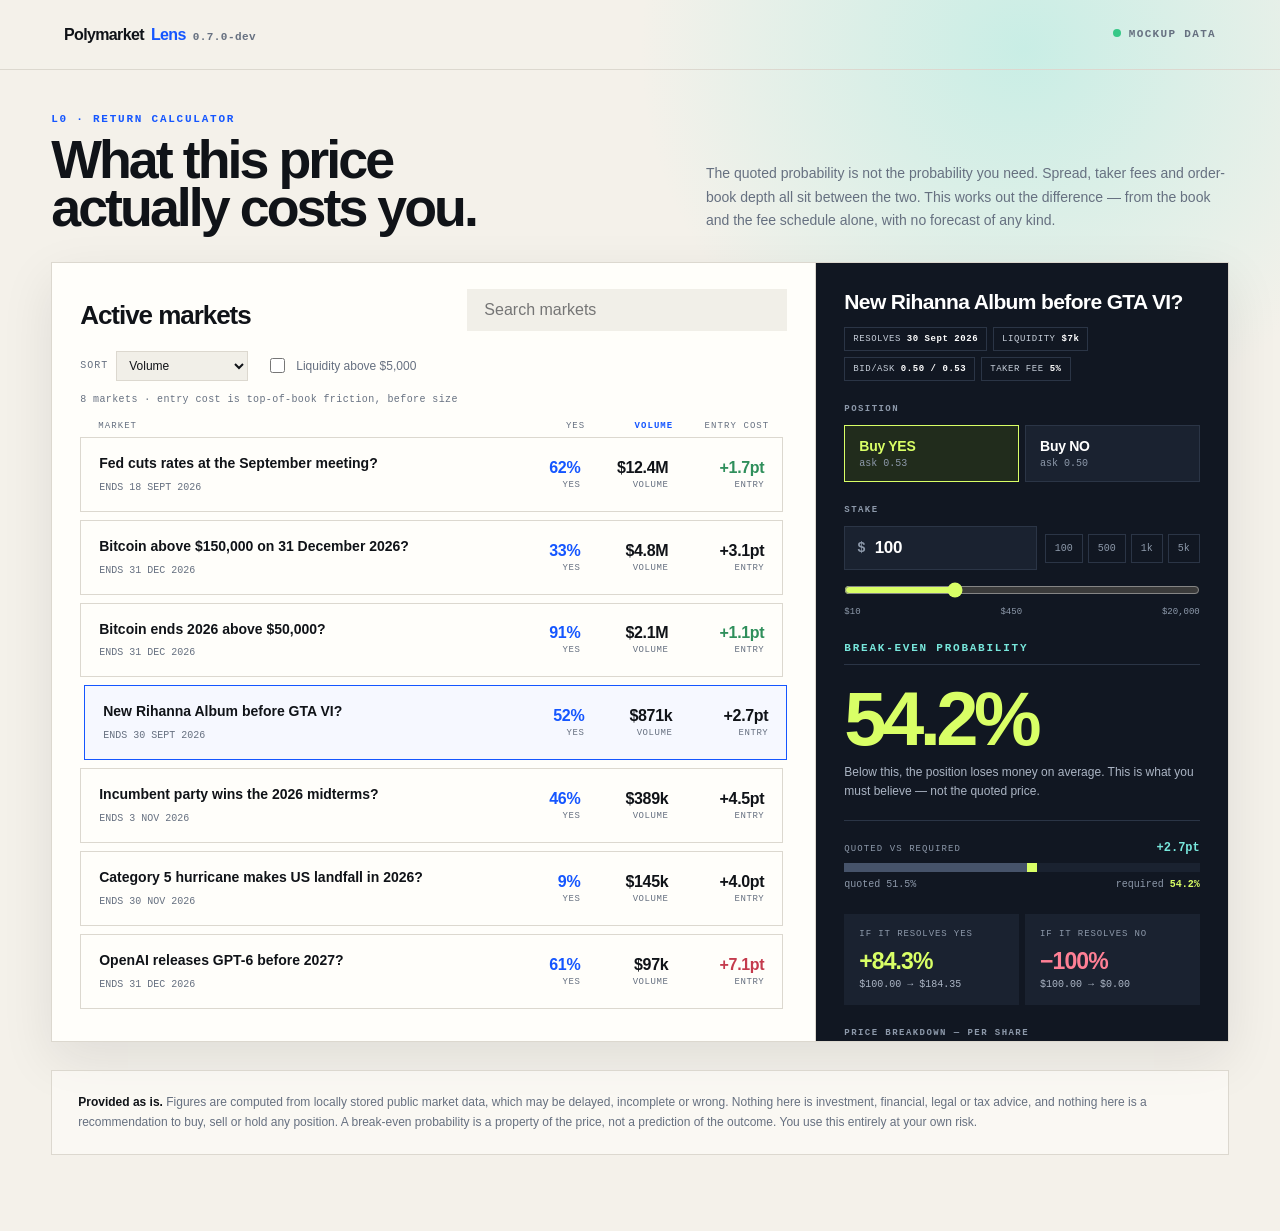
<file: docs/design/L0_image_v2.html>
<!DOCTYPE html>
<!--
  L0 Return Calculator — レイアウト検討用モックアップ v2（正本）

  これが唯一の L0 設計案。v1（全幅2カラム・市場選択なし）は本案に吸収して削除した。
  画面は1枚だけで、市場をクリックしても遷移しない。右パネルの中身が入れ替わるだけ。
  拡大ビューへ分岐する案（v1 を全幅ビューとして残す案）は採らなかった。L0 は多数の
  市場を素早く比較する道具であり、開閉が挟まると比較のテンポが切れるため。

  v1 からの変更（案B）:
    A. L0 を右の詳細パネル内へ縦積みで格納した。実アプリの詳細パネルは
       360〜500px しかなく、v1 の2カラム構成は入らないため。
    B. 左の一覧に Entry cost 列を追加し、並べ替えキーにも加えた。
       一覧に摩擦が出ていないと、市場を1件ずつ開いて戻る操作が必要になる。

  Entry cost = best_ask + fee(best_ask) − quoted
  板を歩く必要がなく、保存済みの best_ask だけで出せる。つまり
  database.py の MARKET_SORTS に SQL 式1本を足すだけで実装できる。

  データはモック。実装時は /api/markets と /api/markets/<condition_id> に差し替える。
-->
<html lang="en">
<head>
<meta charset="utf-8">
<meta name="viewport" content="width=device-width, initial-scale=1">
<title>Return Calculator — Polymarket Lens</title>
<style>
:root {
  --ink: #101318;
  --muted: #667080;
  --paper: #f4f1ea;
  --card: #fffefa;
  --line: #dcd8cf;
  --blue: #1556ff;
  --cyan: #78e7dc;
  --lime: #d9ff66;
  --loss: #ff8095;
  --alert: #c43b4d;
  --shadow: 0 18px 50px rgba(19, 25, 38, .09);
  --panel: #111722;
  --panel-2: #1a2230;
  --panel-line: #2b3546;
  --panel-muted: #8d99aa;
}

* { box-sizing: border-box; }

body {
  margin: 0;
  color: var(--ink);
  background:
    radial-gradient(circle at 80% 4%, rgba(120, 231, 220, .35), transparent 24rem),
    var(--paper);
  font-family: Inter, "Segoe UI", Arial, sans-serif;
}

/* ---------- topbar ---------- */
.topbar {
  height: 70px;
  padding: 0 max(24px, 5vw);
  display: flex;
  align-items: center;
  justify-content: space-between;
  border-bottom: 1px solid var(--line);
}
.brand { display: inline-flex; align-items: baseline; gap: 7px; color: var(--ink); font-weight: 900; text-decoration: none; letter-spacing: -.04em; }
.brand span { color: var(--blue); }
.brand i { color: var(--muted); font: 600 11px/1 monospace; font-style: normal; letter-spacing: .04em; }
.status { font: 700 11px/1 monospace; letter-spacing: .12em; color: var(--muted); }
.status i { display: inline-block; width: 8px; height: 8px; margin-right: 8px; border-radius: 50%; background: #36c887; }

main { width: min(1500px, 92vw); margin: 0 auto; padding-bottom: 64px; }
.eyebrow { margin: 0 0 10px; color: var(--blue); font: 800 11px/1 monospace; letter-spacing: .16em; }

/* ---------- page head ---------- */
.page-head { padding: 44px 0 30px; }
.page-head .head-row {
  display: grid;
  grid-template-columns: minmax(0, 1.05fr) minmax(0, .95fr);
  gap: 6vw;
  align-items: end;
}
.page-head h1 { margin: 0; font-size: clamp(34px, 4.2vw, 58px); line-height: .9; letter-spacing: -.055em; }
.page-head .intro { max-width: 520px; margin: 0; color: var(--muted); font-size: 14px; line-height: 1.65; }

/* ---------- workspace ---------- */
.workspace {
  display: grid;
  grid-template-columns: minmax(0, 1.3fr) minmax(390px, .7fr);
  height: 780px;
  background: var(--card);
  border: 1px solid var(--line);
  box-shadow: var(--shadow);
}

/* ================= LEFT: market list ================= */
.market-panel { padding: 26px 28px; border-right: 1px solid var(--line); display: flex; flex-direction: column; min-height: 0; }
.section-head { display: flex; justify-content: space-between; align-items: flex-end; gap: 20px; margin-bottom: 20px; }
.section-head h2 { margin: 0; font-size: 26px; letter-spacing: -.04em; }
.search { width: min(320px, 46%); display: flex; align-items: center; gap: 8px; padding: 10px 14px; background: #f1efe8; border: 1px solid transparent; }
.search:focus-within { border-color: var(--blue); }
.search input { width: 100%; border: 0; outline: 0; background: transparent; font: inherit; }

.list-controls { display: flex; align-items: center; gap: 18px; flex-wrap: wrap; margin-bottom: 12px; }
.control { display: flex; align-items: center; gap: 8px; color: var(--muted); font: 10px monospace; letter-spacing: .1em; }
.control select { padding: 6px 8px; color: var(--ink); background: #f1efe8; border: 1px solid var(--line); font: 12px/1.2 Inter, "Segoe UI", Arial, sans-serif; cursor: pointer; }
.control select:focus-visible { outline: 2px solid var(--blue); outline-offset: 1px; }
.control.checkbox { letter-spacing: 0; font: 12px Inter, "Segoe UI", Arial, sans-serif; cursor: pointer; }
.control.checkbox input { width: 15px; height: 15px; accent-color: var(--blue); cursor: pointer; }

.list-status { min-height: 18px; margin: 0 0 10px; color: var(--muted); font: 10px/1.4 monospace; letter-spacing: .04em; }

/* 一覧は絶対配置にして、中身の高さがグリッド行を押し広げないようにする。
   実アプリ（styles.css）と同じ手法。 */
.list-viewport { position: relative; flex: 1; min-height: 0; }
.market-list { position: absolute; inset: 0; display: grid; align-content: start; gap: 8px; overflow: auto; padding-right: 4px; }

.list-legend {
  display: grid; grid-template-columns: 1fr 66px 76px 84px; gap: 12px;
  padding: 0 18px 6px; color: var(--muted); font: 9px monospace; letter-spacing: .12em;
}
.list-legend span:not(:first-child) { text-align: right; }
.list-legend .sorted { color: var(--blue); font-weight: 700; }

.market-row {
  width: 100%; padding: 16px 18px;
  display: grid; grid-template-columns: 1fr 66px 76px 84px; gap: 12px;
  text-align: left; border: 1px solid var(--line); background: transparent;
  cursor: pointer; transition: .15s ease; font: inherit; color: inherit;
}
.market-row:hover, .market-row.active { transform: translateX(4px); border-color: var(--blue); background: #f6f8ff; }
.market-row:focus-visible { outline: 2px solid var(--blue); outline-offset: 2px; }
.market-row h3 { margin: 0 0 8px; font-size: 14px; line-height: 1.35; font-weight: 600; }
.market-row .meta { color: var(--muted); font: 10px/1.4 monospace; }
.market-row .metric { align-self: center; text-align: right; }
.market-row .metric b, .market-row .metric small { display: block; }
.market-row .metric b { font-size: 16px; letter-spacing: -.02em; }
.market-row .metric small { margin-top: 3px; color: var(--muted); font: 9px monospace; letter-spacing: .06em; }
.market-row .probability b { color: var(--blue); }
/* Entry cost は単調なコスト。低い＝良いなので、走査しやすいよう2段階だけ色を振る。 */
.market-row .entry b { color: var(--ink); }
.market-row .entry.low b { color: #2f8f5b; }
.market-row .entry.high b { color: var(--alert); }

/* ================= RIGHT: L0 detail ================= */
.detail-panel { padding: 26px 28px; background: var(--panel); color: #fff; overflow-y: auto; min-width: 0; }
.detail-panel .eyebrow { color: var(--cyan); }
.detail-title { margin: 0 0 12px; font-size: 21px; line-height: 1.25; letter-spacing: -.03em; }
.chips { display: flex; gap: 6px; flex-wrap: wrap; margin-bottom: 24px; }
.chip { padding: 6px 8px; border: 1px solid var(--panel-line); color: #c7cfda; font: 9px monospace; letter-spacing: .06em; }
.chip b { color: #fff; font-weight: 700; }

.dblock { margin-bottom: 24px; }
.dblock > h4 { margin: 0 0 11px; font: 800 9px/1 monospace; letter-spacing: .16em; color: var(--panel-muted); text-transform: uppercase; }

/* side toggle (dark) */
.side-toggle { display: grid; grid-template-columns: 1fr 1fr; gap: 6px; }
.side-toggle button {
  padding: 12px 14px; text-align: left; cursor: pointer;
  border: 1px solid var(--panel-line); background: var(--panel-2); color: #fff; font: inherit;
  transition: .15s ease;
}
.side-toggle button:hover { border-color: var(--cyan); }
.side-toggle button strong { display: block; font-size: 14px; letter-spacing: -.02em; }
.side-toggle button small { display: block; margin-top: 4px; color: var(--panel-muted); font: 10px monospace; }
.side-toggle button[aria-pressed="true"] { border-color: var(--lime); background: #212c1c; }
.side-toggle button[aria-pressed="true"] strong { color: var(--lime); }
.side-toggle button:focus-visible { outline: 2px solid var(--cyan); outline-offset: 2px; }

/* stake (dark) */
.stake-row { display: flex; align-items: center; gap: 8px; margin-bottom: 12px; }
.stake-field { flex: 1; display: flex; align-items: center; gap: 7px; padding: 10px 12px; background: var(--panel-2); border: 1px solid var(--panel-line); }
.stake-field:focus-within { border-color: var(--cyan); }
.stake-field span { color: var(--panel-muted); font: 700 14px monospace; }
.stake-field input { width: 100%; border: 0; outline: 0; background: transparent; color: #fff; font: 700 17px/1.2 Inter, "Segoe UI", Arial, sans-serif; letter-spacing: -.02em; }
.presets { display: flex; gap: 5px; }
.presets button {
  padding: 8px 9px; cursor: pointer; border: 1px solid var(--panel-line);
  background: transparent; color: var(--panel-muted); font: 10px monospace; transition: .15s ease;
}
.presets button:hover { border-color: var(--cyan); color: var(--cyan); }
.presets button:focus-visible { outline: 2px solid var(--cyan); outline-offset: 1px; }
input[type=range] { width: 100%; margin: 0; accent-color: var(--lime); cursor: pointer; }
.range-scale { display: flex; justify-content: space-between; margin-top: 5px; color: var(--panel-muted); font: 9px monospace; }

/* hero */
.hero-figure { padding: 22px 0 20px; border-top: 1px solid var(--panel-line); border-bottom: 1px solid var(--panel-line); }
.hero-figure .value { display: block; color: var(--lime); font-size: clamp(52px, 9vw, 76px); font-weight: 800; line-height: .84; letter-spacing: -.06em; }
.hero-figure .caption { display: block; margin-top: 12px; color: #abb5c4; font-size: 12px; line-height: 1.55; }

/* gap bar */
.gap { margin: 20px 0 24px; }
.gap-head { display: flex; justify-content: space-between; align-items: baseline; margin-bottom: 8px; font: 9px monospace; letter-spacing: .12em; color: var(--panel-muted); }
.gap-head b { color: var(--cyan); font-size: 12px; letter-spacing: 0; }
.gap-track { position: relative; height: 9px; background: var(--panel-2); }
.gap-track .shown { position: absolute; inset: 0 auto 0 0; background: #46536a; transition: width .18s ease; }
.gap-track .extra { position: absolute; top: 0; bottom: 0; background: var(--lime); transition: left .18s ease, width .18s ease; }
.gap-legend { display: flex; justify-content: space-between; margin-top: 7px; color: var(--panel-muted); font: 10px monospace; }
.gap-legend b { color: var(--lime); }

/* scenarios */
.scenarios { display: grid; grid-template-columns: 1fr 1fr; gap: 6px; }
.scenario { padding: 15px; background: var(--panel-2); }
.scenario .label { display: block; color: var(--panel-muted); font: 9px monospace; letter-spacing: .1em; }
.scenario strong { display: block; margin-top: 9px; font-size: 23px; letter-spacing: -.04em; }
.scenario .sub { display: block; margin-top: 4px; color: #abb5c4; font: 10px monospace; }
.scenario.win strong { color: var(--lime); }
.scenario.lose strong { color: var(--loss); }

/* breakdown (dark) */
.breakdown { width: 100%; border-collapse: collapse; }
.breakdown tr { border-bottom: 1px solid var(--panel-line); }
.breakdown tr:last-child { border-bottom: 0; }
.breakdown tr.total { border-top: 2px solid var(--lime); }
.breakdown th { padding: 9px 0; text-align: left; font: 400 12px/1.4 Inter, "Segoe UI", Arial, sans-serif; color: #abb5c4; }
.breakdown th small { display: block; margin-top: 2px; font: 9px monospace; color: var(--panel-muted); }
.breakdown td { padding: 9px 0; text-align: right; font: 700 13px monospace; white-space: nowrap; }
.breakdown tr.total th { color: #fff; font-weight: 700; }
.breakdown tr.total td { font-size: 16px; color: var(--lime); }
.breakdown td.add::before { content: "+ "; color: var(--panel-muted); font-weight: 400; }

/* ladder (dark) */
.ladder { display: grid; gap: 3px; }
.ladder-row {
  position: relative; display: grid; grid-template-columns: 46px 1fr 74px;
  align-items: center; gap: 10px; padding: 8px 9px;
  border: 1px solid var(--panel-line); font: 11px monospace; overflow: hidden;
}
.ladder-row .fill { position: absolute; inset: 0 auto 0 0; background: rgba(217, 255, 102, .13); transition: width .18s ease; }
.ladder-row > * { position: relative; }
.ladder-row b { font-size: 12px; }
.ladder-row .depth { color: var(--panel-muted); }
.ladder-row .taken { text-align: right; color: var(--panel-muted); }
.ladder-row.used { border-color: rgba(217, 255, 102, .4); }
.ladder-row.used .taken { color: var(--lime); font-weight: 700; }
.ladder-toggle {
  width: 100%; margin-top: 4px; padding: 8px; cursor: pointer;
  border: 1px dashed var(--panel-line); background: transparent;
  color: var(--panel-muted); font: 10px monospace; letter-spacing: .04em;
  transition: .15s ease;
}
.ladder-toggle:hover { border-color: var(--cyan); color: var(--cyan); }
.ladder-toggle:focus-visible { outline: 2px solid var(--cyan); outline-offset: 2px; }
.ladder-toggle[hidden] { display: none; }
.ladder-note { margin: 9px 0 0; color: var(--panel-muted); font: 10px/1.5 monospace; }
.ladder-note.warn { color: #ffc0a8; }

/* facts */
.facts { display: grid; grid-template-columns: 1fr 1fr; gap: 6px; }
.fact { padding: 14px 15px; background: var(--panel-2); }
.fact .label { display: block; color: var(--panel-muted); font: 9px monospace; letter-spacing: .1em; }
.fact strong { display: block; margin-top: 7px; font-size: 17px; letter-spacing: -.03em; }
.fact .sub { display: block; margin-top: 4px; color: #7f8b9c; font: 9px/1.4 monospace; }
.fact.wide { grid-column: 1 / -1; }

.panel-note { margin: 20px 0 0; padding-top: 16px; border-top: 1px solid var(--panel-line); color: #7f8b9c; font: 10px/1.6 monospace; }

/* ---------- disclaimer ---------- */
.disclaimer {
  margin-top: 28px; padding: 22px 26px;
  border: 1px solid var(--line); background: rgba(255, 254, 250, .6);
  color: var(--muted); font-size: 12px; line-height: 1.65;
}
.disclaimer b { color: var(--ink); }

/* ---------- responsive ---------- */
@media (max-width: 1060px) {
  .workspace { grid-template-columns: 1fr; height: auto; }
  .market-panel { border-right: 0; border-bottom: 1px solid var(--line); }
  .list-viewport { height: auto; }
  .market-list { position: static; max-height: 440px; }
  .detail-panel { overflow-y: visible; }
}
@media (max-width: 800px) {
  .page-head .head-row { grid-template-columns: 1fr; gap: 18px; align-items: start; }
  .page-head .intro { max-width: none; }
  .section-head { flex-direction: column; align-items: stretch; gap: 12px; }
  .search { width: 100%; }
}
@media (max-width: 620px) {
  .list-legend, .market-row { grid-template-columns: 1fr 62px 76px; }
  .list-legend span.col-volume, .market-row .volume { display: none; }
  .scenarios, .facts { grid-template-columns: 1fr; }
}
</style>
</head>
<body>

<header class="topbar">
  <a class="brand" href="#">Polymarket<span>Lens</span><i>0.7.0-dev</i></a>
  <p class="status"><i></i>MOCKUP DATA</p>
</header>

<main>

  <section class="page-head">
    <p class="eyebrow">L0 · RETURN CALCULATOR</p>
    <div class="head-row">
      <h1>What this price<br>actually costs you.</h1>
      <p class="intro">
        The quoted probability is not the probability you need. Spread, taker fees and
        order-book depth all sit between the two. This works out the difference — from
        the book and the fee schedule alone, with no forecast of any kind.
      </p>
    </div>
  </section>

  <div class="workspace">

    <!-- ============ 左: 市場一覧 ============ -->
    <section class="market-panel">
      <div class="section-head">
        <h2>Active markets</h2>
        <label class="search">
          <input id="search" type="search" placeholder="Search markets" aria-label="Search markets">
        </label>
      </div>

      <div class="list-controls">
        <label class="control">
          SORT
          <select id="sort">
            <option value="volume">Volume</option>
            <option value="liquidity">Liquidity</option>
            <option value="ending_soon">Ending soon</option>
            <!-- 新設。best_ask だけで計算できるので SQL 式で並べ替えられる。 -->
            <option value="entry_cost">Lowest entry cost</option>
          </select>
        </label>
        <label class="control checkbox">
          <input id="liquid-only" type="checkbox">
          Liquidity above $5,000
        </label>
      </div>

      <p class="list-status" id="list-status" aria-live="polite"></p>

      <div class="list-legend" id="list-legend">
        <span>MARKET</span>
        <span class="col-yes">YES</span>
        <span class="col-volume">VOLUME</span>
        <span class="col-entry">ENTRY COST</span>
      </div>

      <div class="list-viewport">
        <div class="market-list" id="market-list"></div>
      </div>
    </section>

    <!-- ============ 右: L0（詳細パネル内に縦積み） ============ -->
    <aside class="detail-panel" id="detail">

      <h3 class="detail-title" id="d-question">—</h3>
      <div class="chips">
        <span class="chip">RESOLVES <b id="d-end">—</b></span>
        <span class="chip">LIQUIDITY <b id="d-liq">—</b></span>
        <span class="chip">BID/ASK <b id="d-quote">—</b></span>
        <span class="chip">TAKER FEE <b id="d-fee">—</b></span>
      </div>

      <div class="dblock">
        <h4>Position</h4>
        <div class="side-toggle" id="side-toggle">
          <button type="button" data-side="yes" aria-pressed="true">
            <strong>Buy YES</strong><small id="side-yes-ask">—</small>
          </button>
          <button type="button" data-side="no" aria-pressed="false">
            <strong>Buy NO</strong><small id="side-no-ask">—</small>
          </button>
        </div>
      </div>

      <div class="dblock">
        <h4>Stake</h4>
        <div class="stake-row">
          <label class="stake-field">
            <span>$</span>
            <input id="stake" type="text" inputmode="decimal" value="100" aria-label="Stake in USDC">
          </label>
          <div class="presets" id="presets">
            <button type="button" data-stake="100">100</button>
            <button type="button" data-stake="500">500</button>
            <button type="button" data-stake="1000">1k</button>
            <button type="button" data-stake="5000">5k</button>
          </div>
        </div>
        <!-- 対数スケール。$10〜$20,000 を1本のつまみで扱う -->
        <input id="stake-range" type="range" min="0" max="1000" value="0" aria-label="Stake slider">
        <div class="range-scale"><span>$10</span><span>$450</span><span>$20,000</span></div>
      </div>

      <p class="eyebrow" style="margin-top:26px">BREAK-EVEN PROBABILITY</p>
      <div class="hero-figure">
        <b class="value" id="r-breakeven">—</b>
        <span class="caption">
          Below this, the position loses money on average. This is what you must
          believe — not the quoted price.
        </span>
      </div>

      <div class="gap">
        <div class="gap-head">
          <span>QUOTED VS REQUIRED</span>
          <b id="r-gap">—</b>
        </div>
        <div class="gap-track">
          <div class="shown" id="gap-shown"></div>
          <div class="extra" id="gap-extra"></div>
        </div>
        <div class="gap-legend">
          <span>quoted <span id="r-quoted">—</span></span>
          <span>required <b id="r-required">—</b></span>
        </div>
      </div>

      <div class="dblock">
        <div class="scenarios">
          <div class="scenario win">
            <span class="label">IF IT RESOLVES YES</span>
            <strong id="r-win-pct">—</strong>
            <span class="sub" id="r-win-abs">—</span>
          </div>
          <div class="scenario lose">
            <span class="label">IF IT RESOLVES NO</span>
            <strong id="r-lose-pct">−100%</strong>
            <span class="sub" id="r-lose-abs">—</span>
          </div>
        </div>
      </div>

      <div class="dblock">
        <h4>Price breakdown — per share</h4>
        <table class="breakdown">
          <tbody>
            <tr><th>Quoted probability<small>what the market displays</small></th><td id="b-quoted">—</td></tr>
            <tr><th>Best ask<small>the price you can actually hit</small></th><td id="b-ask">—</td></tr>
            <tr><th>Average fill<small>after walking the book for this size</small></th><td id="b-fill">—</td></tr>
            <tr><th>Taker fee<small id="b-fee-formula">—</small></th><td class="add" id="b-fee">—</td></tr>
            <tr class="total"><th>Effective cost</th><td id="b-total">—</td></tr>
          </tbody>
        </table>
      </div>

      <div class="dblock">
        <h4>Order book consumed</h4>
        <div class="ladder" id="ladder"></div>
        <button class="ladder-toggle" id="ladder-toggle" type="button" hidden></button>
        <p class="ladder-note" id="ladder-note"></p>
      </div>

      <div class="facts">
        <div class="fact">
          <span class="label">SHARES</span>
          <strong id="r-shares">—</strong>
          <span class="sub">pays $1.00 each on resolution</span>
        </div>
        <div class="fact">
          <span class="label">CAPITAL LOCKED</span>
          <strong id="r-days">—</strong>
          <span class="sub" id="r-enddate">—</span>
        </div>
        <div class="fact wide">
          <span class="label">ANNUALISED &middot; SIMPLE</span>
          <strong id="r-annual">—</strong>
          <span class="sub">assumes the same edge is available again on redeployment, which is not guaranteed</span>
        </div>
      </div>

      <p class="panel-note">
        Arithmetic only. Derived from the order book, the fee schedule and the
        resolution date. Assumes the position is held to resolution — selling
        earlier is a second taker trade and pays the fee again. Nothing here
        estimates whether the outcome will occur.
      </p>

    </aside>
  </div>

  <p class="disclaimer">
    <b>Provided as is.</b> Figures are computed from locally stored public market data,
    which may be delayed, incomplete or wrong. Nothing here is investment, financial,
    legal or tax advice, and nothing here is a recommendation to buy, sell or hold any
    position. A break-even probability is a property of the price, not a prediction of
    the outcome. You use this entirely at your own risk.
  </p>

</main>

<script src="js/main_v2.js"></script>
</body>
</html>
</file>
